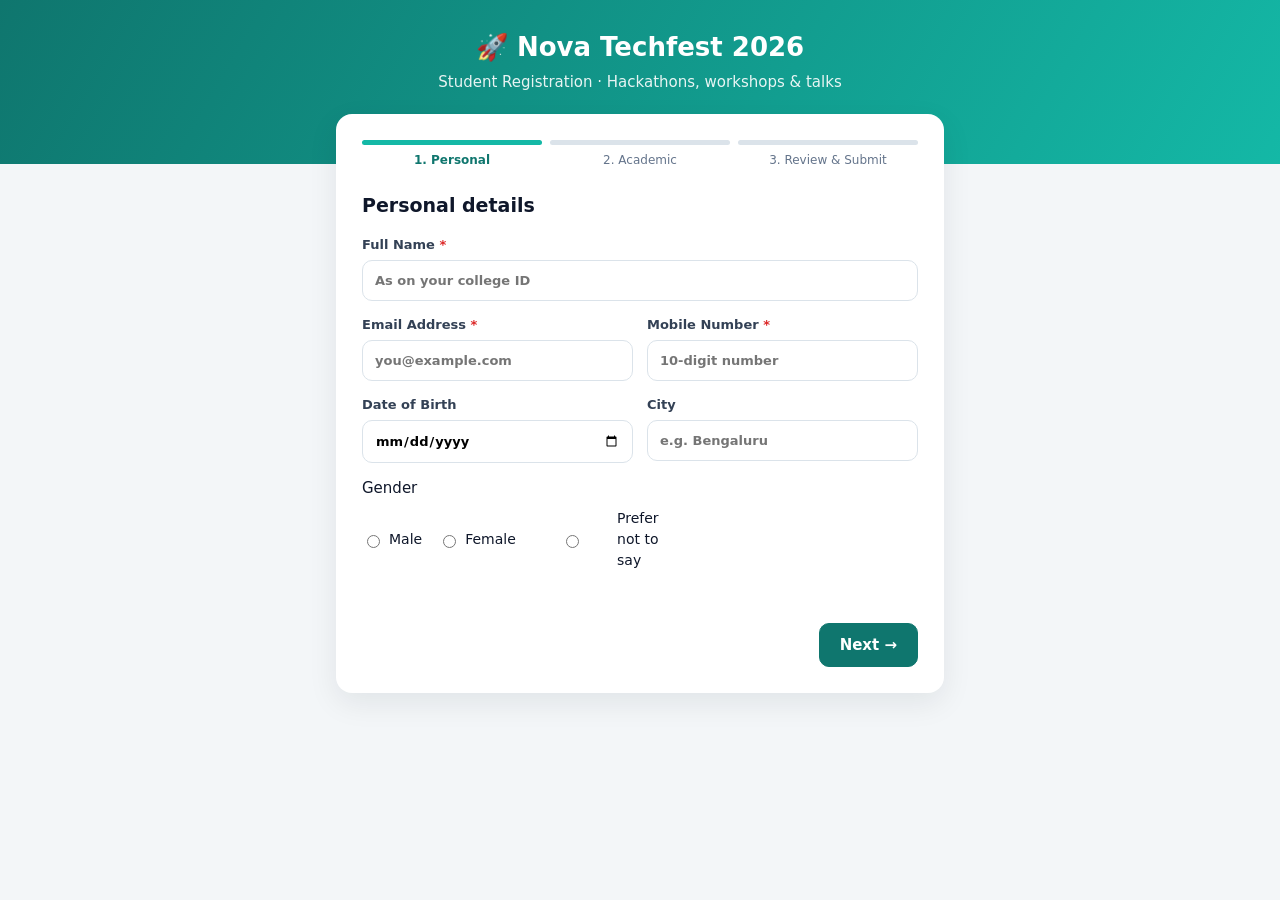
<file: demo/index.html>
<!doctype html>
<html lang="en">
<head>
  <meta charset="utf-8" />
  <meta name="viewport" content="width=device-width, initial-scale=1" />
  <title>Nova Techfest 2026 — Student Registration</title>
  <style>
    :root { --a: #0f766e; --a2: #14b8a6; --bg: #f3f6f8; --t: #0f172a; --m: #64748b; --b: #dbe3ea; }
    * { box-sizing: border-box; }
    body { margin: 0; font: 15px/1.5 system-ui, "Segoe UI", sans-serif; background: var(--bg); color: var(--t); }
    header { background: linear-gradient(120deg, var(--a), var(--a2)); color: #fff; padding: 28px 16px 70px; text-align: center; }
    header h1 { margin: 0; font-size: 26px; }
    header p { margin: 4px 0 0; opacity: .9; }
    main { max-width: 640px; margin: -50px auto 40px; padding: 0 16px; }
    .card { background: #fff; border-radius: 16px; box-shadow: 0 10px 30px rgba(15, 23, 42, .08); padding: 26px; }
    .progress { display: flex; gap: 8px; margin-bottom: 22px; }
    .progress div { flex: 1; text-align: center; font-size: 12px; color: var(--m); }
    .progress div::before { content: ""; display: block; height: 5px; border-radius: 3px; background: var(--b); margin-bottom: 6px; }
    .progress div.on { color: var(--a); font-weight: 600; }
    .progress div.on::before { background: var(--a2); }
    h2 { margin: 0 0 16px; font-size: 19px; }
    .grid { display: grid; grid-template-columns: 1fr 1fr; gap: 14px; }
    .full { grid-column: 1 / -1; }
    label.f { display: block; font-size: 13px; font-weight: 600; color: #334155; }
    label.f input, label.f select, label.f textarea, .f input, .f select, .f textarea {
      display: block; width: 100%; margin-top: 5px; padding: 10px 12px; font: inherit; border: 1px solid var(--b); border-radius: 10px; background: #fff;
    }
    input:focus, select:focus, textarea:focus { outline: none; border-color: var(--a2); box-shadow: 0 0 0 3px #ccfbf1; }
    .req { color: #dc2626; }
    .radios { display: flex; gap: 16px; margin-top: 8px; font-weight: 400; }
    .radios label { display: flex; gap: 6px; align-items: center; font-size: 14px; }
    .check { display: flex; gap: 10px; align-items: flex-start; margin-top: 12px; font-size: 14px; }
    .check input { margin-top: 4px; }
    .actions { display: flex; justify-content: space-between; margin-top: 24px; }
    button { font: inherit; font-weight: 600; border-radius: 10px; padding: 10px 20px; cursor: pointer; border: 1px solid var(--b); background: #fff; }
    button.primary { background: var(--a); color: #fff; border-color: var(--a); }
    button.primary:hover { background: #115e59; }
    .err { color: #dc2626; font-size: 13px; margin-top: 10px; min-height: 18px; }
    .step { display: none; }
    .step.on { display: block; }
    table { width: 100%; border-collapse: collapse; font-size: 14px; }
    td { padding: 6px 4px; border-bottom: 1px solid #eef2f6; }
    td:first-child { color: var(--m); width: 40%; }
    .success { text-align: center; padding: 30px 10px; }
    .success .big { font-size: 54px; }
    @media (max-width: 560px) { .grid { grid-template-columns: 1fr; } }
  </style>
</head>
<body>
  <header>
    <h1>🚀 Nova Techfest 2026</h1>
    <p>Student Registration · Hackathons, workshops &amp; talks</p>
  </header>

  <main>
    <div class="card">
      <div class="progress" id="progress">
        <div class="on">1. Personal</div><div>2. Academic</div><div>3. Review &amp; Submit</div>
      </div>

      <form id="reg" novalidate>
        <!-- STEP 1 -->
        <section class="step on" data-step="1">
          <h2>Personal details</h2>
          <div class="grid">
            <label class="f full">Full Name <span class="req">*</span>
              <input name="full_name" required placeholder="As on your college ID" />
            </label>
            <label class="f">Email Address <span class="req">*</span>
              <input name="email" type="email" required placeholder="you@example.com" />
            </label>
            <label class="f">Mobile Number <span class="req">*</span>
              <input name="mobile" type="tel" required placeholder="10-digit number" />
            </label>
            <label class="f">Date of Birth
              <input name="dob" type="date" />
            </label>
            <label class="f">City
              <input name="city" placeholder="e.g. Bengaluru" />
            </label>
            <div class="f full">
              <span>Gender</span>
              <div class="radios">
                <label><input type="radio" name="gender" value="male" /> Male</label>
                <label><input type="radio" name="gender" value="female" /> Female</label>
                <label><input type="radio" name="gender" value="other" /> Prefer not to say</label>
              </div>
            </div>
          </div>
          <div class="err"></div>
          <div class="actions"><span></span><button type="button" class="primary" data-next>Next →</button></div>
        </section>

        <!-- STEP 2 -->
        <section class="step" data-step="2">
          <h2>Academic details</h2>
          <div class="grid">
            <label class="f full">College / University <span class="req">*</span>
              <input name="college" required />
            </label>
            <label class="f">Degree <span class="req">*</span>
              <select name="degree" required>
                <option value="">Select degree</option>
                <option>B.Tech</option><option>B.E.</option><option>BCA</option><option>B.Sc</option><option>M.Tech</option><option>MCA</option>
              </select>
            </label>
            <label class="f">Branch <span class="req">*</span>
              <select name="branch" required>
                <option value="">Select branch</option>
                <option>Computer Science and Engineering</option>
                <option>Information Science and Engineering</option>
                <option>Electronics and Communication Engineering</option>
                <option>Artificial Intelligence and Machine Learning</option>
                <option>Mechanical Engineering</option>
                <option>Civil Engineering</option>
              </select>
            </label>
            <label class="f">Year of Study <span class="req">*</span>
              <select name="year" required>
                <option value="">Select year</option>
                <option>1st Year</option><option>2nd Year</option><option>3rd Year</option><option>4th Year</option>
              </select>
            </label>
            <label class="f">CGPA
              <input name="cgpa" placeholder="e.g. 8.7" />
            </label>
            <label class="f full">Skills
              <textarea name="skills" rows="2" placeholder="e.g. React, Python, UI design"></textarea>
            </label>
            <label class="f">GitHub Profile
              <input name="github" placeholder="https://github.com/…" />
            </label>
            <label class="f">LinkedIn Profile
              <input name="linkedin" placeholder="https://linkedin.com/in/…" />
            </label>
          </div>
          <div class="err"></div>
          <div class="actions"><button type="button" data-back>← Back</button><button type="button" class="primary" data-next>Next →</button></div>
        </section>

        <!-- STEP 3 -->
        <section class="step" data-step="3">
          <h2>Review &amp; submit</h2>
          <table id="summary"></table>
          <label class="f full" style="margin-top:16px">Which events interest you?
            <select name="track">
              <option value="">Choose a track</option>
              <option>24-hour Hackathon</option><option>Web Development Workshop</option><option>AI/ML Bootcamp</option><option>Robotics Challenge</option>
            </select>
          </label>
          <label class="check"><input type="checkbox" name="newsletter" /> Send me updates about future events</label>
          <label class="check"><input type="checkbox" name="terms" required /> I agree to the Terms &amp; Conditions and the Code of Conduct <span class="req">*</span></label>
          <div class="err"></div>
          <div class="actions"><button type="button" data-back>← Back</button><button type="submit" class="primary">Submit Registration</button></div>
        </section>
      </form>

      <div class="success" id="success" hidden>
        <div class="big">🎉</div>
        <h2>Registration successful!</h2>
        <p>Your registration ID is <b id="regId"></b>. A confirmation has been "sent" to <b id="regEmail"></b>.</p>
        <p style="color:var(--m);font-size:13px">(This is a demo page — nothing was sent anywhere.)</p>
      </div>
    </div>
  </main>

  <script>
    const form = document.getElementById('reg');
    const steps = [...document.querySelectorAll('.step')];
    let cur = 0;
    const labels = { full_name: 'Name', email: 'Email', mobile: 'Mobile', dob: 'Date of birth', city: 'City', gender: 'Gender', college: 'College', degree: 'Degree', branch: 'Branch', year: 'Year', cgpa: 'CGPA', skills: 'Skills', github: 'GitHub', linkedin: 'LinkedIn' };

    function show(i) {
      steps.forEach((s, k) => s.classList.toggle('on', k === i));
      [...document.querySelectorAll('#progress div')].forEach((d, k) => d.classList.toggle('on', k <= i));
      cur = i;
      if (i === 2) {
        const fd = new FormData(form);
        document.getElementById('summary').innerHTML = Object.entries(labels)
          .map(([k, l]) => `<tr><td>${l}</td><td>${(fd.get(k) || '—').toString().replace(/</g, '&lt;')}</td></tr>`).join('');
      }
      window.scrollTo({ top: 0, behavior: 'smooth' });
    }
    function valid(step) {
      const bad = [...step.querySelectorAll('[required]')].filter((el) => el.type === 'checkbox' ? !el.checked : !el.value.trim());
      step.querySelector('.err').textContent = bad.length ? 'Please fill all required fields (*).' : '';
      return !bad.length;
    }
    document.querySelectorAll('[data-next]').forEach((b) => b.addEventListener('click', () => { if (valid(steps[cur])) show(cur + 1); }));
    document.querySelectorAll('[data-back]').forEach((b) => b.addEventListener('click', () => show(cur - 1)));
    form.addEventListener('submit', (e) => {
      e.preventDefault();
      if (!valid(steps[cur])) return;
      form.hidden = true;
      document.getElementById('progress').hidden = true;
      document.getElementById('regId').textContent = 'NTF26-' + Math.floor(10000 + Math.random() * 90000);
      document.getElementById('regEmail').textContent = form.email.value;
      document.getElementById('success').hidden = false;
    });
  </script>
</body>
</html>
</file>
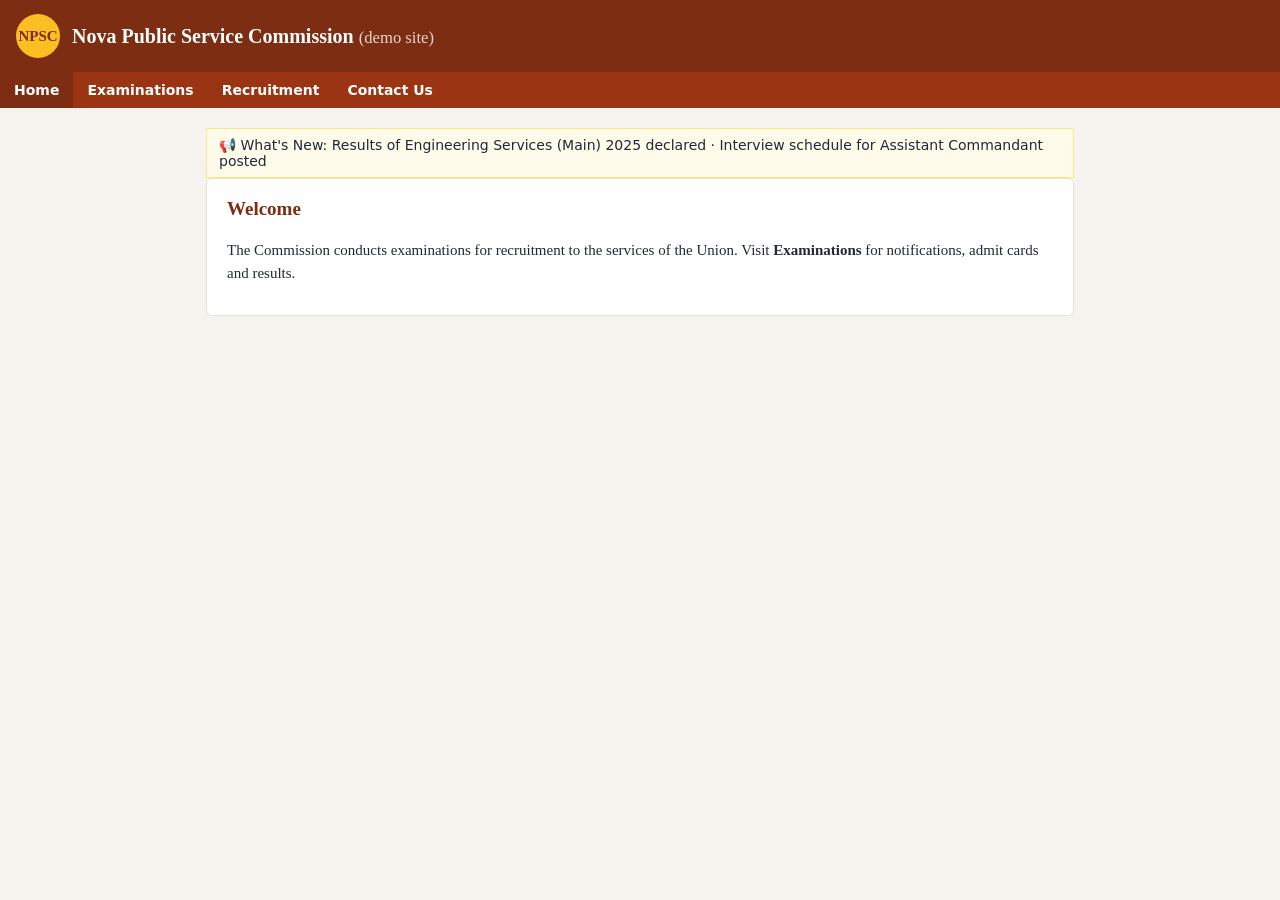
<file: demo/commission.html>
<!doctype html>
<html lang="en">
<head>
  <meta charset="utf-8" />
  <meta name="viewport" content="width=device-width, initial-scale=1" />
  <title>Nova Public Service Commission</title>
  <style>
    * { box-sizing: border-box; }
    body { margin: 0; font: 15px/1.5 Georgia, "Times New Roman", serif; background: #f5f3ee; color: #1f2937; }
    header { background: #7c2d12; color: #fff; padding: 14px 16px; display: flex; align-items: center; gap: 12px; }
    header .seal { width: 44px; height: 44px; border-radius: 50%; background: #fbbf24; color: #7c2d12; display: grid; place-items: center; font-weight: 700; }
    header h1 { margin: 0; font-size: 20px; }
    nav { background: #9a3412; display: flex; flex-wrap: wrap; }
    nav a { color: #fff; text-decoration: none; padding: 10px 14px; font: 600 14px system-ui, sans-serif; }
    nav a:hover, nav a.on { background: #7c2d12; }
    main { max-width: 900px; margin: 20px auto; padding: 0 16px; }
    .box { background: #fff; border: 1px solid #e7e2d6; border-radius: 6px; padding: 16px 20px; margin-bottom: 16px; }
    h2 { margin-top: 0; color: #7c2d12; font-size: 19px; }
    table { width: 100%; border-collapse: collapse; font: 14px system-ui, sans-serif; }
    th, td { text-align: left; padding: 9px 8px; border-bottom: 1px solid #eee; vertical-align: top; }
    th { background: #fdf6ec; }
    .tag { font-size: 11px; background: #fee2e2; color: #b91c1c; padding: 1px 6px; border-radius: 4px; }
    .marquee { background: #fffbeb; border: 1px solid #fde68a; padding: 8px 12px; font: 14px system-ui, sans-serif; }
    [hidden] { display: none !important; }
  </style>
</head>
<body>
  <header><div class="seal">NPSC</div><h1>Nova Public Service Commission <small style="font-weight:400;opacity:.8">(demo site)</small></h1></header>
  <nav>
    <a href="#home" data-page="home" class="on">Home</a>
    <a href="#exams" data-page="exams">Examinations</a>
    <a href="#recruitment" data-page="recruitment">Recruitment</a>
    <a href="#contact" data-page="contact">Contact Us</a>
  </nav>
  <main>
    <section data-view="home">
      <div class="marquee">📢 What's New: Results of Engineering Services (Main) 2025 declared · Interview schedule for Assistant Commandant posted</div>
      <div class="box"><h2>Welcome</h2><p>The Commission conducts examinations for recruitment to the services of the Union. Visit <b>Examinations</b> for notifications, admit cards and results.</p></div>
    </section>

    <section data-view="exams" hidden>
      <div class="box">
        <h2>Examinations</h2>
        <p style="font-family:system-ui">
          <a href="#active" data-page="active">Active Examinations</a> ·
          <a href="#forthcoming" data-page="forthcoming">Forthcoming Examinations</a> ·
          <a href="#archives" data-page="archives">Archives</a>
        </p>
      </div>
    </section>

    <section data-view="active" hidden>
      <div class="box">
        <h2>Active Examinations</h2>
        <table>
          <tr><th>Examination</th><th>Documents</th><th>Last date</th></tr>
          <tr><td>Civil Services (Preliminary) Examination, 2026</td><td><a href="#">Notification (Eng)</a></td><td>18-02-2026</td></tr>
          <tr><td>Combined Defence Services Examination (I), 2026 <span class="tag">NEW</span></td>
              <td><a href="files/cde-1-2026-notification.pdf">Notification (Eng)</a> · <a href="#">Apply Online</a></td><td>30-12-2025</td></tr>
          <tr><td>Engineering Services (Preliminary) Examination, 2026</td><td><a href="#">Notification (Eng)</a></td><td>14-10-2025</td></tr>
        </table>
      </div>
    </section>

    <section data-view="forthcoming" hidden><div class="box"><h2>Forthcoming Examinations</h2><p>No new notifications.</p></div></section>
    <section data-view="archives" hidden><div class="box"><h2>Archives</h2><p>Older notifications are available on request.</p></div></section>
    <section data-view="recruitment" hidden><div class="box"><h2>Recruitment</h2><p>No active recruitment advertisements.</p></div></section>
    <section data-view="contact" hidden><div class="box"><h2>Contact Us</h2><p>Nova Bhawan, Shahjahan Road (demo address).</p></div></section>
  </main>
  <script>
    function show(page) {
      document.querySelectorAll('[data-view]').forEach((v) => (v.hidden = v.dataset.view !== page));
      document.querySelectorAll('nav a').forEach((a) => a.classList.toggle('on', a.dataset.page === page || (page === 'active' && a.dataset.page === 'exams')));
    }
    document.addEventListener('click', (e) => {
      const a = e.target.closest('a[data-page]');
      if (a) { e.preventDefault(); show(a.dataset.page); history.replaceState(null, '', '#' + a.dataset.page); }
    });
    show((location.hash || '#home').slice(1));
  </script>
</body>
</html>
</file>
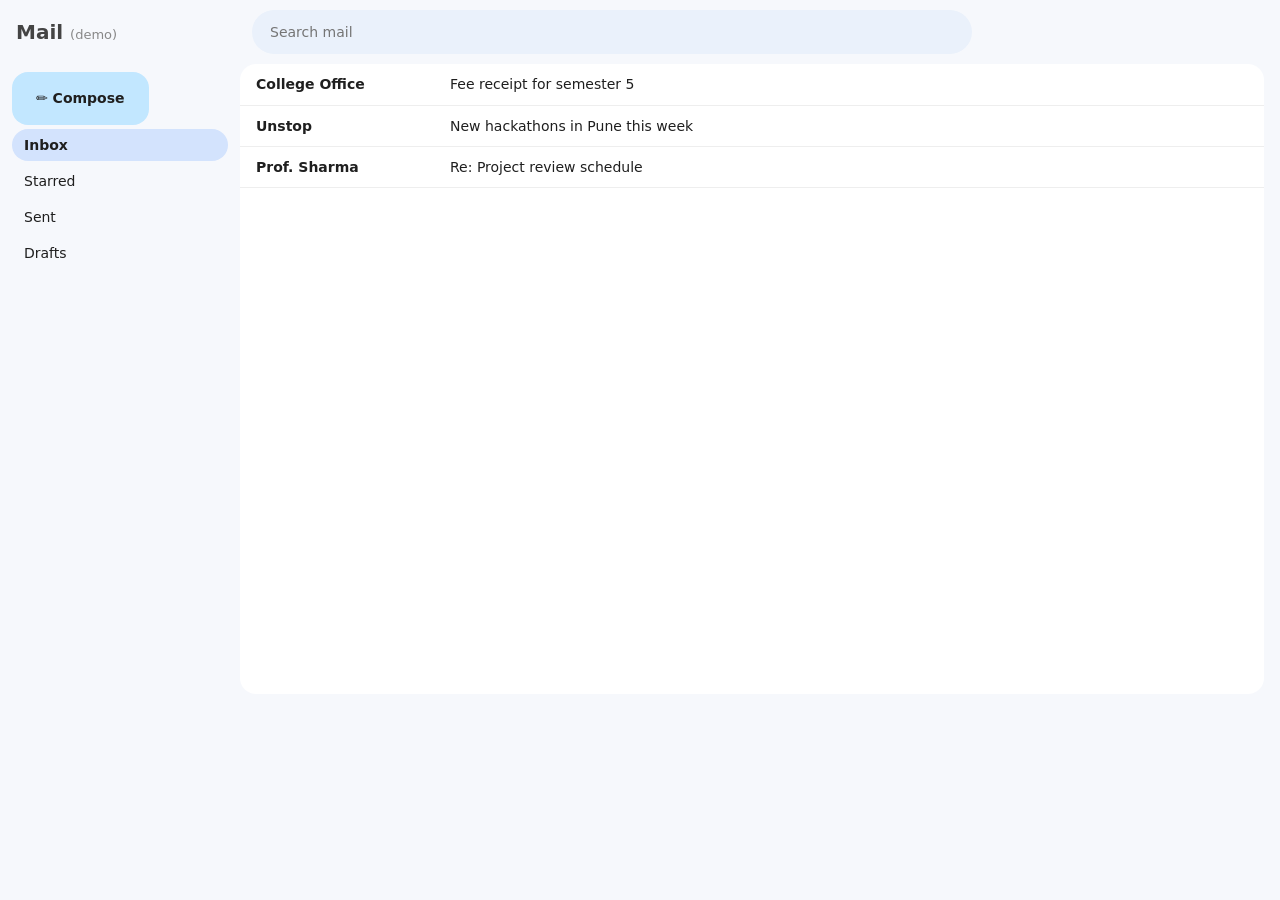
<file: demo/mail.html>
<!doctype html>
<html lang="en">
<head>
  <meta charset="utf-8" />
  <meta name="viewport" content="width=device-width, initial-scale=1" />
  <title>Inbox — Mail (demo)</title>
  <!-- Test fixture that mirrors the structure of Gmail's compose UI (roles, labels, chips, contenteditable body,
       div-buttons, "Message sent" toast) so WebPilot's email flow can be tested without a real account. -->
  <style>
    * { box-sizing: border-box; }
    body { margin: 0; font: 14px/1.45 system-ui, "Segoe UI", sans-serif; background: #f6f8fc; color: #1f1f1f; }
    header { display: flex; align-items: center; gap: 16px; padding: 10px 16px; }
    .logo { font-weight: 600; font-size: 20px; color: #444; width: 220px; }
    .search { flex: 1; max-width: 720px; }
    .search input { width: 100%; padding: 12px 18px; border-radius: 24px; border: 0; background: #eaf1fb; font: inherit; }
    .wrap { display: grid; grid-template-columns: 240px 1fr; }
    aside { padding: 8px 12px; }
    .compose-btn { display: inline-flex; align-items: center; gap: 10px; padding: 16px 24px; border-radius: 16px; background: #c2e7ff; font-weight: 600; cursor: pointer; user-select: none; }
    .nav div { padding: 6px 12px; border-radius: 16px; margin-top: 4px; cursor: pointer; }
    .nav div.on { background: #d3e3fd; font-weight: 600; }
    main { background: #fff; border-radius: 16px; margin: 0 16px 16px 0; min-height: 70vh; }
    .row { display: flex; gap: 14px; padding: 10px 16px; border-bottom: 1px solid #eee; cursor: pointer; }
    .row b { width: 180px; }
    .compose { position: fixed; right: 24px; bottom: 0; width: 520px; background: #fff; border-radius: 12px 12px 0 0; box-shadow: 0 8px 30px rgba(0,0,0,.25); display: flex; flex-direction: column; z-index: 5; }
    .compose .hd { display: flex; justify-content: space-between; align-items: center; background: #f2f6fc; padding: 10px 14px; border-radius: 12px 12px 0 0; font-weight: 600; font-size: 13px; }
    .compose .hd img, .compose .hd .Ha { width: 16px; height: 16px; cursor: pointer; display: inline-block; }
    .line { display: flex; align-items: center; gap: 6px; border-bottom: 1px solid #eee; padding: 4px 14px; min-height: 38px; flex-wrap: wrap; }
    .line .lbl { color: #666; font-size: 13px; }
    .chip { background: #e8eaed; border-radius: 12px; padding: 2px 8px; font-size: 13px; }
    .line input { border: 0; outline: 0; font: inherit; flex: 1; min-width: 120px; padding: 6px 0; }
    .body { min-height: 200px; padding: 12px 14px; outline: 0; }
    .ft { display: flex; align-items: center; gap: 10px; padding: 10px 14px; }
    .send { background: #0b57d0; color: #fff; padding: 9px 22px; border-radius: 18px; font-weight: 600; cursor: pointer; user-select: none; }
    .sugg { position: absolute; background: #fff; box-shadow: 0 4px 16px rgba(0,0,0,.2); border-radius: 8px; padding: 4px 0; z-index: 9; }
    .sugg div { padding: 8px 14px; cursor: pointer; }
    .sugg div:hover { background: #f1f3f4; }
    .toast { position: fixed; left: 24px; bottom: 24px; background: #303030; color: #fff; border-radius: 8px; padding: 12px 18px; display: none; gap: 16px; z-index: 20; }
    .toast a { color: #a8c7fa; cursor: pointer; }
    .err { color: #b3261e; font-size: 13px; padding: 0 14px; min-height: 18px; }
  </style>
</head>
<body>
  <header><div class="logo">Mail <span style="font-weight:400;font-size:13px;color:#888">(demo)</span></div>
    <div class="search"><input aria-label="Search mail" role="combobox" aria-autocomplete="list" placeholder="Search mail" /></div></header>
  <div class="wrap">
    <aside>
      <div class="compose-btn T-I T-I-KE L3" role="button" tabindex="0" id="composeBtn">✏️ Compose</div>
      <div class="nav"><div class="on">Inbox</div><div>Starred</div><div>Sent</div><div>Drafts</div></div>
    </aside>
    <main>
      <div class="row"><b>College Office</b><span>Fee receipt for semester 5</span></div>
      <div class="row"><b>Unstop</b><span>New hackathons in Pune this week</span></div>
      <div class="row"><b>Prof. Sharma</b><span>Re: Project review schedule</span></div>
    </main>
  </div>

  <div class="toast bAq-wrap" id="toast" role="alert" aria-live="assertive"><span class="bAq">Message sent</span><a>Undo</a><a>View message</a></div>

  <script>
    const CONTACTS = [{ name: 'Prof. Sharma', email: 'sharma@college.edu' }, { name: 'College Office', email: 'office@college.edu' }];
    const isEmail = (s) => /^[^\s@]+@[^\s@]+\.[^\s@]+$/.test(s.trim());
    let sent = [];
    function openCompose() {
      if (document.getElementById('compose')) return;
      const c = document.createElement('div');
      c.className = 'compose'; c.id = 'compose';
      c.setAttribute('role', 'dialog'); c.setAttribute('aria-label', 'New Message');
      c.innerHTML = `
        <div class="hd"><span>New Message</span><span><span class="Ha" role="button" aria-label="Save &amp; close" tabindex="0">✕</span></span></div>
        <div class="line" id="toLine"><span class="lbl">To</span><input class="agP aFw" role="combobox" aria-autocomplete="list" aria-haspopup="listbox" aria-label="To recipients" autocomplete="off" /></div>
        <div class="line"><input name="subjectbox" placeholder="Subject" aria-label="Subject" /></div>
        <div class="body" role="textbox" contenteditable="true" aria-label="Message Body" aria-multiline="true"></div>
        <div class="err" id="cerr"></div>
        <div class="ft"><div class="send" role="button" tabindex="0" aria-label="Send ‪(Ctrl-Enter)‬" data-tooltip="Send ‪(Ctrl-Enter)‬">Send</div></div>`;
      document.body.appendChild(c);
      const to = c.querySelector('input[aria-label="To recipients"]');
      let sugg = null;
      const chips = [];
      const addChip = (email) => {
        if (!isEmail(email)) return false;
        const s = document.createElement('span'); s.className = 'chip'; s.setAttribute('email', email); s.textContent = email;
        to.before(s); chips.push(email); to.value = ''; closeSugg(); return true;
      };
      const closeSugg = () => { if (sugg) { sugg.remove(); sugg = null; } };
      to.addEventListener('input', () => {
        closeSugg();
        const q = to.value.trim().toLowerCase();
        if (q.endsWith(',')) { addChip(q.slice(0, -1)); return; }
        const hits = q ? CONTACTS.filter((p) => p.email.includes(q) || p.name.toLowerCase().includes(q)) : [];
        if (!hits.length) return; // unknown addresses get NO suggestion (like Gmail for a new address)
        sugg = document.createElement('div'); sugg.className = 'sugg'; sugg.setAttribute('role', 'listbox');
        hits.forEach((p) => { const d = document.createElement('div'); d.setAttribute('role', 'option'); d.textContent = `${p.name} <${p.email}>`; d.onmousedown = (e) => { e.preventDefault(); addChip(p.email); }; sugg.appendChild(d); });
        const r = to.getBoundingClientRect(); Object.assign(sugg.style, { left: r.left + 'px', top: r.bottom + 'px' });
        document.body.appendChild(sugg);
      });
      to.addEventListener('keydown', (e) => { if (e.key === 'Enter' || e.key === 'Tab' || e.key === ',') { if (addChip(to.value)) { if (e.key !== 'Tab') e.preventDefault(); } } });
      to.addEventListener('blur', () => setTimeout(() => { if (to.value) addChip(to.value); closeSugg(); }, 120));
      c.querySelector('.Ha').onclick = () => c.remove();
      c.querySelector('.send').onclick = () => {
        if (to.value) addChip(to.value);
        if (!chips.length) { c.querySelector('#cerr').textContent = 'Please specify at least one recipient.'; return; }
        sent.push({ to: [...chips], subject: c.querySelector('[name=subjectbox]').value, body: c.querySelector('[aria-label="Message Body"]').innerText });
        window.__sent = sent;
        c.remove();
        const t = document.getElementById('toast'); t.style.display = 'flex';
      };
    }
    document.getElementById('composeBtn').onclick = openCompose;
  </script>
</body>
</html>
</file>
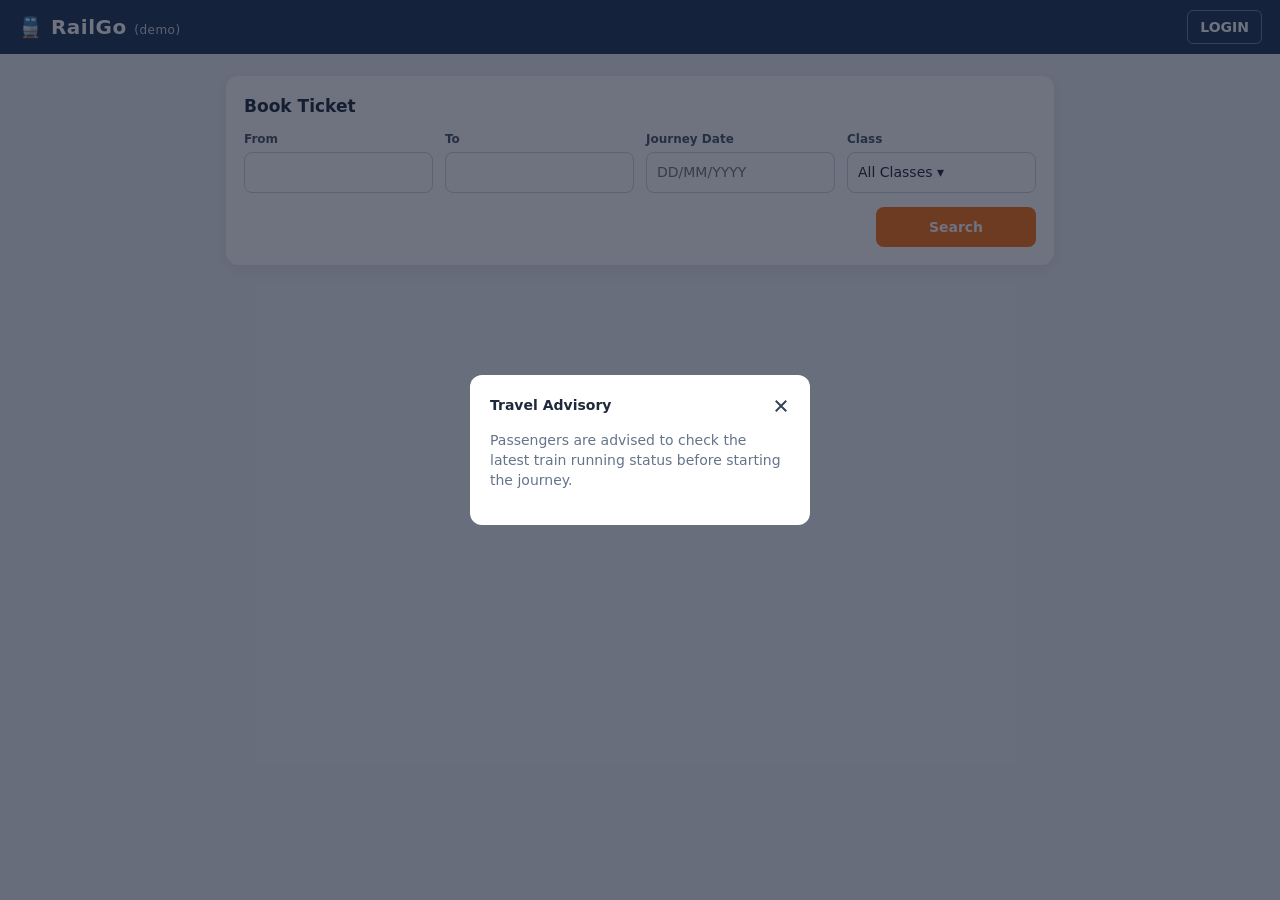
<file: demo/rail.html>
<!doctype html>
<html lang="en">
<head>
  <meta charset="utf-8" />
  <meta name="viewport" content="width=device-width, initial-scale=1" />
  <title>RailGo — Book Train Tickets (demo)</title>
  <style>
    * { box-sizing: border-box; }
    body { margin: 0; font: 14px/1.45 system-ui, "Segoe UI", sans-serif; background: #eef2f7; color: #1e293b; }
    .top { background: #1d3557; color: #fff; display: flex; align-items: center; justify-content: space-between; padding: 10px 18px; }
    .brand { font-weight: 800; font-size: 20px; letter-spacing: .5px; }
    .navlink { cursor: pointer; font-weight: 700; padding: 6px 12px; border: 1px solid #fff6; border-radius: 6px; }
    main { max-width: 860px; margin: 22px auto; padding: 0 16px; }
    .panel { background: #fff; border-radius: 12px; padding: 18px; box-shadow: 0 4px 18px #0f172a14; margin-bottom: 16px; }
    .grid { display: grid; grid-template-columns: repeat(4, 1fr); gap: 12px; align-items: end; }
    .fld { position: relative; }
    .cap { font-size: 12px; font-weight: 700; color: #475569; margin-bottom: 4px; }
    .inp { width: 100%; padding: 9px 10px; border: 1px solid #cbd5e1; border-radius: 8px; font: inherit; background: #fff; }
    .dd { position: absolute; z-index: 5; left: 0; right: 0; top: 100%; background: #fff; border: 1px solid #cbd5e1; border-radius: 8px; margin-top: 2px; max-height: 180px; overflow: auto; }
    .opt { padding: 7px 10px; cursor: pointer; }
    .opt:hover { background: #e0f2fe; }
    .btn { cursor: pointer; background: #f97316; color: #fff; font-weight: 800; text-align: center; padding: 10px 14px; border-radius: 8px; user-select: none; }
    .muted { color: #64748b; }
    .cal { display: grid; grid-template-columns: repeat(7, 1fr); gap: 3px; padding: 6px; }
    .cal div { cursor: pointer; text-align: center; padding: 5px 0; border-radius: 4px; }
    .cal div:hover { background: #fed7aa; }
    .train { display: flex; justify-content: space-between; align-items: center; border: 1px solid #e2e8f0; border-radius: 10px; padding: 12px 14px; margin-bottom: 10px; }
    .modal { position: fixed; inset: 0; background: #0f172a99; display: grid; place-items: center; z-index: 50; }
    .modal .box { background: #fff; width: 340px; border-radius: 12px; padding: 20px; }
    .captcha { font: 700 22px/1 monospace; letter-spacing: 6px; background: repeating-linear-gradient(45deg, #fde68a, #fde68a 6px, #fcd34d 6px, #fcd34d 12px); padding: 8px 12px; border-radius: 6px; display: inline-block; text-decoration: line-through; }
    .err { color: #dc2626; font-size: 13px; min-height: 18px; }
    [hidden] { display: none !important; }
    @media (max-width: 700px) { .grid { grid-template-columns: 1fr 1fr; } }
  </style>
</head>
<body>
  <div class="top"><div class="brand">🚆 RailGo <span style="font-weight:400;font-size:12px;opacity:.8">(demo)</span></div><div class="navlink" id="loginLink">LOGIN</div></div>

  <main>
    <!-- 1. search -->
    <section class="panel" id="search">
      <div style="font-weight:800;font-size:17px;margin-bottom:12px">Book Ticket</div>
      <div class="grid">
        <div class="fld"><div class="cap">From</div><input class="inp" id="from" autocomplete="off" /></div>
        <div class="fld"><div class="cap">To</div><input class="inp" id="to" autocomplete="off" /></div>
        <div class="fld"><div class="cap">Journey Date</div><input class="inp" id="date" readonly placeholder="DD/MM/YYYY" /><div class="dd" id="cal" hidden></div></div>
        <div class="fld"><div class="cap">Class</div><div class="inp" id="cls" style="cursor:pointer">All Classes ▾</div><div class="dd" id="clsDd" hidden></div></div>
      </div>
      <div style="margin-top:14px;display:flex;justify-content:space-between;align-items:center"><span class="err" id="searchErr"></span><div class="btn" id="searchBtn" style="width:160px">Search</div></div>
    </section>

    <!-- 2. results -->
    <section class="panel" id="results" hidden></section>

    <!-- 3. passengers -->
    <section class="panel" id="pax" hidden>
      <div style="font-weight:800;font-size:17px;margin-bottom:12px">Passenger Details</div>
      <div class="grid" style="grid-template-columns: 2fr 1fr 1fr">
        <div><div class="cap">Passenger Name</div><input class="inp" id="pname" /></div>
        <div><div class="cap">Age</div><input class="inp" id="page" inputmode="numeric" /></div>
        <div><div class="cap">Gender</div><select class="inp" id="pgender"><option value="">Select</option><option>Male</option><option>Female</option><option>Transgender</option></select></div>
      </div>
      <div style="margin-top:14px;display:flex;justify-content:space-between;align-items:center"><span class="err" id="paxErr"></span><div class="btn" id="paxBtn" style="width:160px">Continue</div></div>
    </section>

    <!-- 4. review -->
    <section class="panel" id="review" hidden></section>
  </main>

  <!-- login modal -->
  <div class="modal" id="login" hidden>
    <div class="box">
      <div style="display:flex;justify-content:space-between"><b style="font-size:17px">Login</b><span id="closeLogin" style="cursor:pointer;font-size:18px">✕</span></div>
      <div style="margin-top:12px"><div class="cap">User Name</div><input class="inp" id="user" /></div>
      <div style="margin-top:10px"><div class="cap">Password</div><input class="inp" id="pass" type="password" /></div>
      <div style="margin-top:10px"><div class="captcha" id="captchaImg">K7Q2X</div></div>
      <div style="margin-top:8px"><input class="inp" id="captcha" placeholder="Enter Captcha" /></div>
      <div class="err" id="loginErr"></div>
      <div class="btn" id="signIn">SIGN IN</div>
    </div>
  </div>

  <script>
    const $ = (id) => document.getElementById(id);
    const STATIONS = ['NEW DELHI - NDLS', 'MUMBAI CENTRAL - MMCT', 'CHENNAI CENTRAL - MAS', 'HOWRAH JN - HWH', 'PUNE JN - PUNE', 'BENGALURU - SBC', 'HYDERABAD - HYB', 'AGRA CANTT - AGC'];
    let loggedIn = false, chosenTrain = null, cls = '';

    // login
    $('loginLink').onclick = () => { if (!loggedIn) $('login').hidden = false; };
    $('closeLogin').onclick = () => ($('login').hidden = true);
    $('signIn').onclick = () => {
      if (!$('user').value.trim() || !$('pass').value) return ($('loginErr').textContent = 'Please enter user name and password.');
      if ($('captcha').value.trim().toUpperCase() !== 'K7Q2X') return ($('loginErr').textContent = 'Invalid Captcha.');
      loggedIn = true; $('login').hidden = true; $('loginLink').textContent = 'Welcome, ' + $('user').value.trim();
    };

    // station autocomplete, IRCTC/PrimeNG style: the list is attached to <body>, positioned under the field,
    // and it CLOSES when the page scrolls (so clicking it must not scroll the page).
    function auto(inp) {
      inp.setAttribute('aria-autocomplete', 'list');
      inp.parentElement.classList.add('p-autocomplete');
      const ul = document.createElement('ul');
      ul.setAttribute('role', 'listbox');
      Object.assign(ul.style, { position: 'fixed', zIndex: 20, listStyle: 'none', margin: 0, padding: '4px 0', background: '#fff', border: '1px solid #cbd5e1', borderRadius: '8px', boxShadow: '0 6px 20px #0002', display: 'none', maxHeight: '200px', overflow: 'auto' });
      document.body.appendChild(ul);
      const close = () => (ul.style.display = 'none');
      inp.addEventListener('input', () => {
        const q = inp.value.trim().toUpperCase();
        const hits = q ? STATIONS.filter((s) => s.includes(q)) : [];
        ul.innerHTML = hits.map((s) => `<li role="option" class="opt">${s}</li>`).join('');
        const r = inp.getBoundingClientRect();
        Object.assign(ul.style, { left: r.left + 'px', top: r.bottom + 2 + 'px', width: r.width + 'px', display: hits.length ? 'block' : 'none' });
      });
      ul.addEventListener('mousedown', (e) => e.preventDefault()); // keep focus in the input, like PrimeNG
      ul.addEventListener('click', (e) => { const o = e.target.closest('[role=option]'); if (o) { inp.value = o.textContent; close(); } });
      window.addEventListener('scroll', close, true);
    }
    auto($('from')); auto($('to'));

    // a travel advisory popup on load whose only close control is an icon (no text)
    setTimeout(() => {
      const m = document.createElement('div');
      m.className = 'modal'; m.id = 'advisory';
      m.innerHTML = `<div class="box"><div style="display:flex;justify-content:space-between;align-items:center"><b>Travel Advisory</b>
        <span class="close-icon" style="cursor:pointer;display:inline-flex"><svg width="18" height="18" viewBox="0 0 24 24"><path d="M5 5l14 14M19 5L5 19" stroke="#334155" stroke-width="2.5"/></svg></span></div>
        <p class="muted">Passengers are advised to check the latest train running status before starting the journey.</p></div>`;
      document.body.appendChild(m);
      m.querySelector('.close-icon').onclick = () => m.remove();
    }, 300);

    // calendar (read-only input)
    $('date').onclick = () => {
      const cal = $('cal'); const base = new Date(); base.setDate(1); base.setMonth(base.getMonth() + 1);
      const mm = String(base.getMonth() + 1).padStart(2, '0'), yy = base.getFullYear();
      cal.innerHTML = `<div style="padding:6px 8px;font-weight:700">${base.toLocaleString('en', { month: 'long' })} ${yy}</div><div class="cal">${Array.from({ length: 28 }, (_, i) => `<div data-d="${String(i + 1).padStart(2, '0')}/${mm}/${yy}">${i + 1}</div>`).join('')}</div>`;
      cal.hidden = false;
    };
    $('cal').addEventListener('click', (e) => { const d = e.target.closest('[data-d]'); if (d) { $('date').value = d.dataset.d; $('cal').hidden = true; } });

    // class dropdown (not a <select>)
    $('cls').onclick = () => { $('clsDd').innerHTML = ['Sleeper (SL)', 'AC 3 Tier (3A)', 'AC 2 Tier (2A)', 'AC First Class (1A)'].map((c) => `<div class="opt">${c}</div>`).join(''); $('clsDd').hidden = false; };
    $('clsDd').addEventListener('click', (e) => { const o = e.target.closest('.opt'); if (o) { cls = o.textContent; $('cls').textContent = cls + ' ▾'; $('clsDd').hidden = true; } });

    // search → results
    $('searchBtn').onclick = () => {
      if (!loggedIn) { $('login').hidden = false; return; }
      if (!$('from').value || !$('to').value || !$('date').value) return ($('searchErr').textContent = 'Please choose From, To and Journey Date.');
      $('searchErr').textContent = '';
      const trains = [['12951', 'MUMBAI RAJDHANI', '16:55', '08:35', '₹2,395'], ['12953', 'AUG KRANTI RAJ', '17:40', '10:50', '₹2,180'], ['22209', 'MMCT DURONTO', '23:00', '15:55', '₹2,045']];
      $('results').hidden = false;
      $('results').innerHTML = `<div style="font-weight:800;font-size:17px;margin-bottom:10px">${trains.length} trains · ${$('from').value} → ${$('to').value} · ${$('date').value} · ${cls || 'All Classes'}</div>` +
        trains.map((t) => `<div class="train"><div><b>${t[1]} (${t[0]})</b><div class="muted">${t[2]} → ${t[3]} · ${cls || 'AC 3 Tier (3A)'} · AVAILABLE</div></div><div><span style="margin-right:12px;font-weight:700">${t[4]}</span><span class="btn book" data-t="${t[1]} (${t[0]}) ${t[4]}" style="display:inline-block">Book Now</span></div></div>`).join('');
    };
    $('results').addEventListener('click', (e) => { const b = e.target.closest('.book'); if (b) { chosenTrain = b.dataset.t; $('pax').hidden = false; $('pax').scrollIntoView({ behavior: 'smooth' }); } });

    // passengers → review
    $('paxBtn').onclick = () => {
      if (!$('pname').value.trim() || !$('page').value.trim() || !$('pgender').value) return ($('paxErr').textContent = 'Please fill passenger name, age and gender.');
      $('paxErr').textContent = '';
      $('review').hidden = false;
      $('review').innerHTML = `<div style="font-weight:800;font-size:17px;margin-bottom:8px">Review Journey</div><div>${chosenTrain}</div><div class="muted">${$('from').value} → ${$('to').value} · ${$('date').value}</div><div style="margin:8px 0">Passenger: ${$('pname').value}, ${$('page').value}, ${$('pgender').value}</div><div class="btn" id="pay" style="width:240px">Proceed to Pay</div><div id="paid" class="muted"></div>`;
      $('pay').onclick = () => ($('paid').textContent = 'Payment gateway would open here (demo — no payment taken).');
      $('review').scrollIntoView({ behavior: 'smooth' });
    };
  </script>
</body>
</html>
</file>
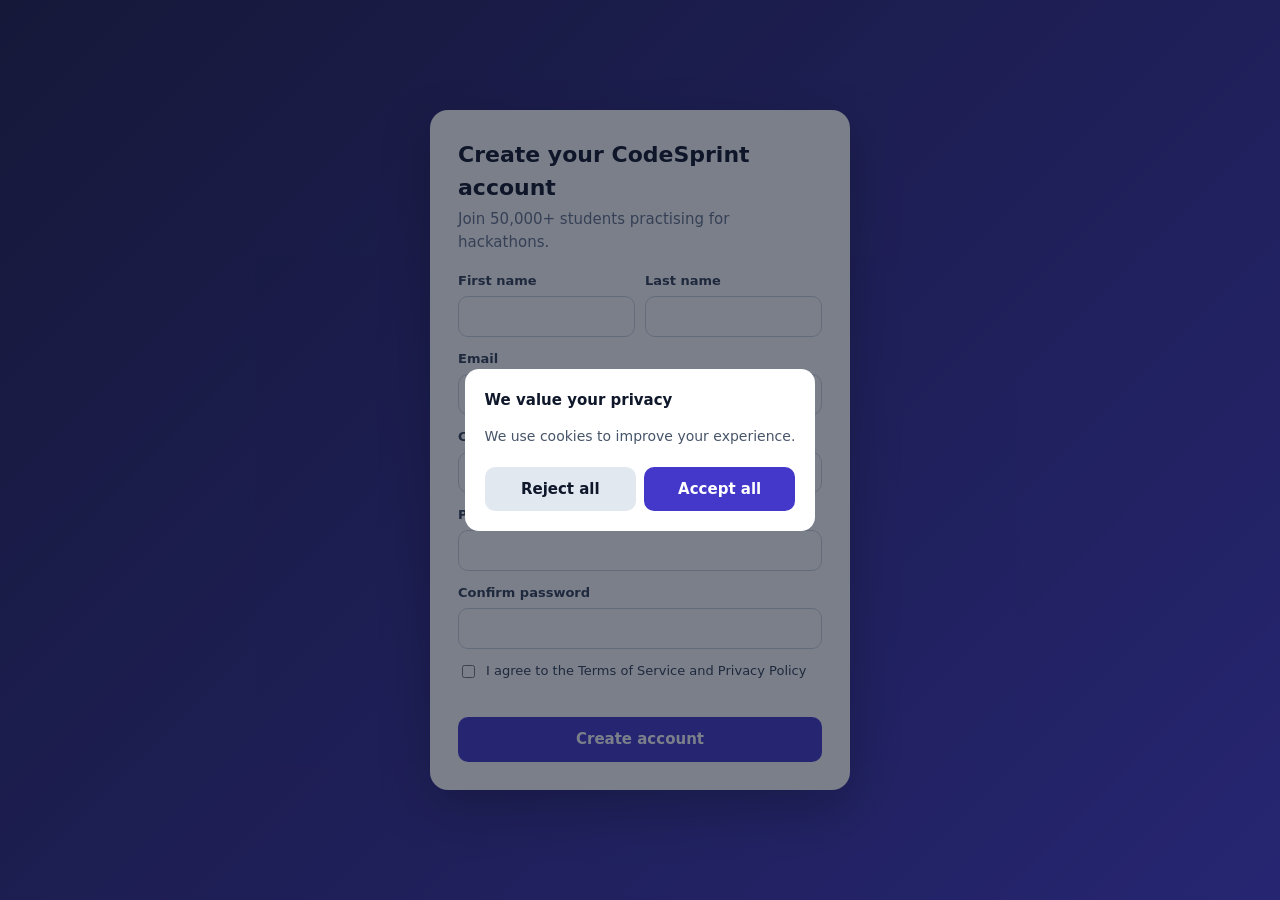
<file: demo/signup.html>
<!doctype html>
<html lang="en">
<head>
  <meta charset="utf-8" />
  <meta name="viewport" content="width=device-width, initial-scale=1" />
  <title>CodeSprint — Create your account</title>
  <style>
    * { box-sizing: border-box; }
    body { margin: 0; min-height: 100vh; display: grid; place-items: center; font: 15px/1.5 system-ui, "Segoe UI", sans-serif; background: linear-gradient(135deg, #1e1b4b, #4338ca); color: #0f172a; padding: 16px; }
    .card { width: 100%; max-width: 420px; background: #fff; border-radius: 18px; padding: 28px; box-shadow: 0 20px 50px rgba(0,0,0,.3); }
    h1 { margin: 0 0 4px; font-size: 22px; }
    p.sub { margin: 0 0 18px; color: #64748b; }
    label { display: block; font-size: 13px; font-weight: 600; margin-bottom: 12px; color: #334155; }
    input[type=text], input[type=email], input[type=password], input[type=tel] { display: block; width: 100%; margin-top: 5px; padding: 10px 12px; font: inherit; border: 1px solid #cbd5e1; border-radius: 10px; }
    .row { display: grid; grid-template-columns: 1fr 1fr; gap: 10px; }
    .check { display: flex; gap: 8px; font-weight: 400; align-items: flex-start; }
    .check input { margin-top: 4px; }
    button { width: 100%; padding: 11px; font: inherit; font-weight: 700; color: #fff; background: #4338ca; border: 0; border-radius: 10px; cursor: pointer; margin-top: 6px; }
    .err { color: #dc2626; font-size: 13px; min-height: 18px; margin: 6px 0 0; }
    .ok { text-align: center; }
    .ok .big { font-size: 52px; }
    /* cookie banner, so the agent has a popup to dismiss */
    .cookie { position: fixed; z-index: 10; inset: 0; background: rgba(15,23,42,.55); display: grid; place-items: center; }
    .cookie .box { background: #fff; border-radius: 14px; padding: 20px; max-width: 360px; }
    .cookie .btns { display: flex; gap: 8px; }
    .cookie button.alt { background: #e2e8f0; color: #0f172a; }
  </style>
</head>
<body>
  <div class="card">
    <form id="f" novalidate>
      <h1>Create your CodeSprint account</h1>
      <p class="sub">Join 50,000+ students practising for hackathons.</p>
      <div class="row">
        <label>First name <input type="text" name="first" autocomplete="given-name" required /></label>
        <label>Last name <input type="text" name="last" autocomplete="family-name" required /></label>
      </div>
      <label>Email <input type="email" name="email" autocomplete="email" required /></label>
      <label>College <input type="text" name="college" /></label>
      <label>Password <input type="password" name="password" autocomplete="new-password" required minlength="8" /></label>
      <label>Confirm password <input type="password" name="confirm" autocomplete="new-password" required /></label>
      <label class="check"><input type="checkbox" name="terms" required /> I agree to the Terms of Service and Privacy Policy</label>
      <p class="err" role="alert" id="err"></p>
      <button type="submit">Create account</button>
    </form>
    <div class="ok" id="ok" hidden>
      <div class="big">🎉</div>
      <h1>Account created!</h1>
      <p class="sub">Welcome, <b id="who"></b>. You're signed in. (Demo page — nothing was sent anywhere.)</p>
    </div>
  </div>

  <div class="cookie" id="cookie">
    <div class="box">
      <b>We value your privacy</b>
      <p style="color:#475569;font-size:14px">We use cookies to improve your experience.</p>
      <div class="btns"><button class="alt" id="reject">Reject all</button><button id="accept">Accept all</button></div>
    </div>
  </div>

  <script>
    const f = document.getElementById('f'), err = document.getElementById('err');
    const hideCookie = () => document.getElementById('cookie').remove();
    document.getElementById('reject').onclick = hideCookie;
    document.getElementById('accept').onclick = hideCookie;
    f.addEventListener('submit', (e) => {
      e.preventDefault();
      const d = Object.fromEntries(new FormData(f));
      if (!d.first || !d.last || !d.email) return (err.textContent = 'Please fill in your name and email.');
      if (!/^\S+@\S+\.\S+$/.test(d.email)) return (err.textContent = 'Please enter a valid email address.');
      if ((d.password || '').length < 8) return (err.textContent = 'Password must be at least 8 characters.');
      if (d.password !== d.confirm) return (err.textContent = 'Passwords do not match.');
      if (!f.terms.checked) return (err.textContent = 'You must accept the Terms of Service.');
      f.hidden = true;
      document.getElementById('who').textContent = d.first;
      document.getElementById('ok').hidden = false;
    });
  </script>
</body>
</html>
</file>
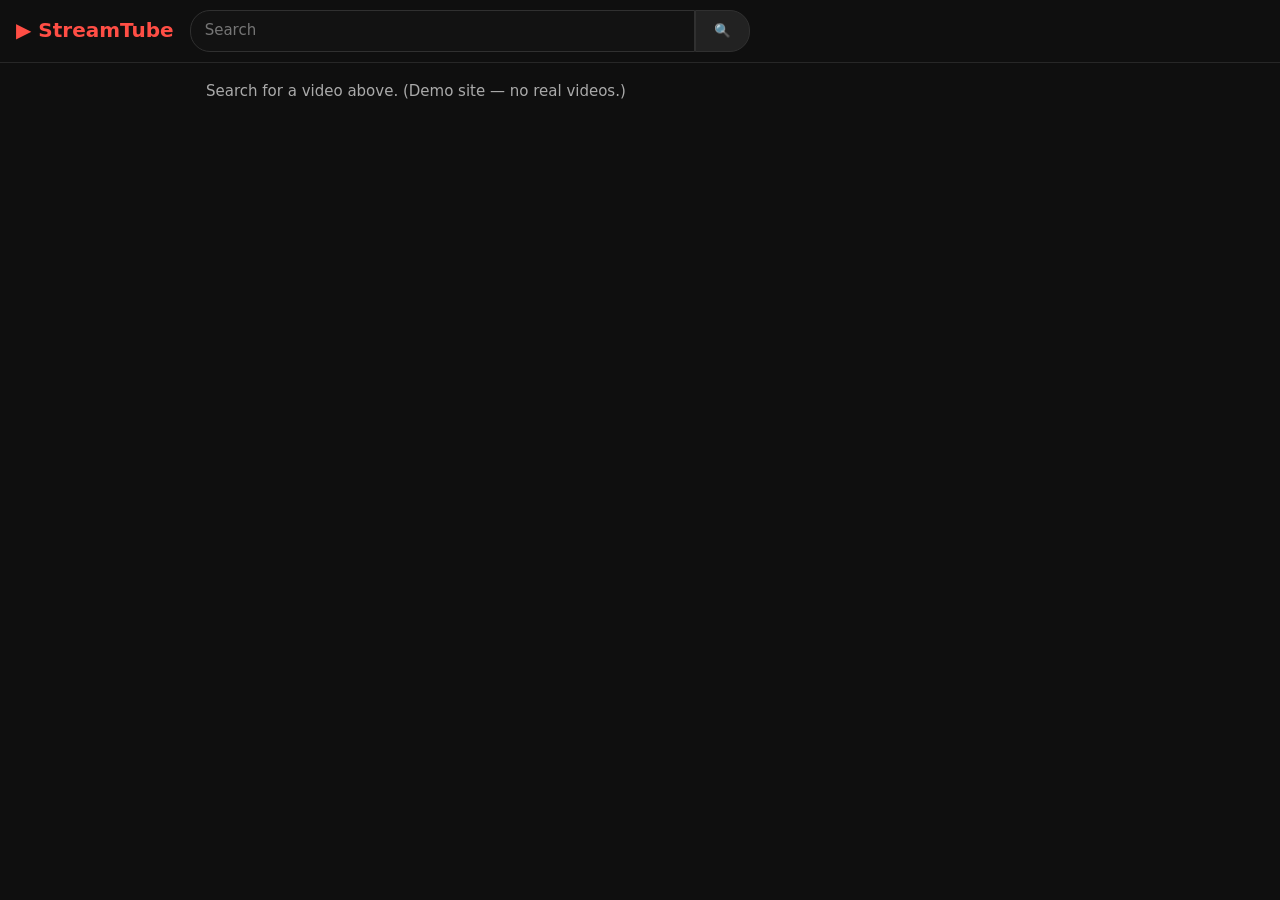
<file: demo/videos.html>
<!doctype html>
<html lang="en">
<head>
  <meta charset="utf-8" />
  <meta name="viewport" content="width=device-width, initial-scale=1" />
  <title>StreamTube (demo)</title>
  <style>
    * { box-sizing: border-box; }
    body { margin: 0; font: 15px/1.45 system-ui, "Segoe UI", sans-serif; background: #0f0f0f; color: #f1f1f1; }
    header { display: flex; align-items: center; gap: 16px; padding: 10px 16px; border-bottom: 1px solid #272727; }
    .logo { font-weight: 800; font-size: 20px; color: #ff4e45; text-decoration: none; }
    form { flex: 1; display: flex; max-width: 560px; }
    input { flex: 1; padding: 9px 14px; border-radius: 20px 0 0 20px; border: 1px solid #303030; background: #121212; color: #fff; font: inherit; }
    button { padding: 0 18px; border-radius: 0 20px 20px 0; border: 1px solid #303030; background: #222; color: #fff; cursor: pointer; }
    main { max-width: 900px; margin: 18px auto; padding: 0 16px; }
    .result { display: flex; gap: 14px; margin-bottom: 18px; }
    .thumb { width: 240px; height: 135px; border-radius: 12px; background: linear-gradient(135deg, #db2777, #7c3aed); position: relative; flex: none; }
    .thumb span { position: absolute; right: 6px; bottom: 6px; background: rgba(0,0,0,.8); font-size: 12px; padding: 1px 5px; border-radius: 4px; }
    .result a.title { color: #fff; text-decoration: none; font-size: 18px; font-weight: 600; }
    .meta { color: #aaa; font-size: 13px; }
    video { width: 100%; aspect-ratio: 16/9; background: linear-gradient(135deg, #db2777, #7c3aed); border-radius: 12px; }
    .muted { color: #aaa; }
  </style>
</head>
<body>
  <header>
    <a class="logo" href="videos.html">▶ StreamTube</a>
    <form action="videos.html" role="search">
      <input name="q" aria-label="Search videos" placeholder="Search" />
      <button aria-label="Search">🔍</button>
    </form>
  </header>
  <main id="main"></main>
  <script>
    const VIDEOS = [
      { id: 'a1', title: 'Grand Theft Auto VI — Official Trailer 1', channel: 'Rockstar Games', views: '310M views', len: '1:31' },
      { id: 'b2', title: 'GTA 6 Trailer Breakdown: Everything You Missed', channel: 'GameSpotlight', views: '4.1M views', len: '18:02' },
      { id: 'c3', title: 'Top 10 Open World Games of 2026', channel: 'PlayList', views: '900K views', len: '12:44' },
    ];
    const p = new URLSearchParams(location.search), main = document.getElementById('main');
    const q = p.get('q'), v = p.get('v');
    if (v) {
      const vid = VIDEOS.find((x) => x.id === v) || VIDEOS[0];
      main.innerHTML = `<video src="files/clip.wav" muted autoplay loop controls></video><h2>${vid.title}</h2><div class="meta">${vid.channel} · ${vid.views} (demo page)</div>`;
    } else if (q) {
      document.querySelector('input').value = q;
      const words = q.toLowerCase().split(/\s+/);
      const hits = VIDEOS.map((x) => [x, words.filter((w) => x.title.toLowerCase().includes(w)).length]).sort((a, b) => b[1] - a[1]).map((x) => x[0]);
      main.innerHTML = hits.map((x) => `<div class="result"><a href="videos.html?v=${x.id}" class="thumb"><span>${x.len}</span></a>
        <div><a class="title" href="videos.html?v=${x.id}">${x.title}</a><div class="meta">${x.channel} · ${x.views}</div></div></div>`).join('');
    } else {
      main.innerHTML = '<p class="muted">Search for a video above. (Demo site — no real videos.)</p>';
    }
  </script>
</body>
</html>
</file>
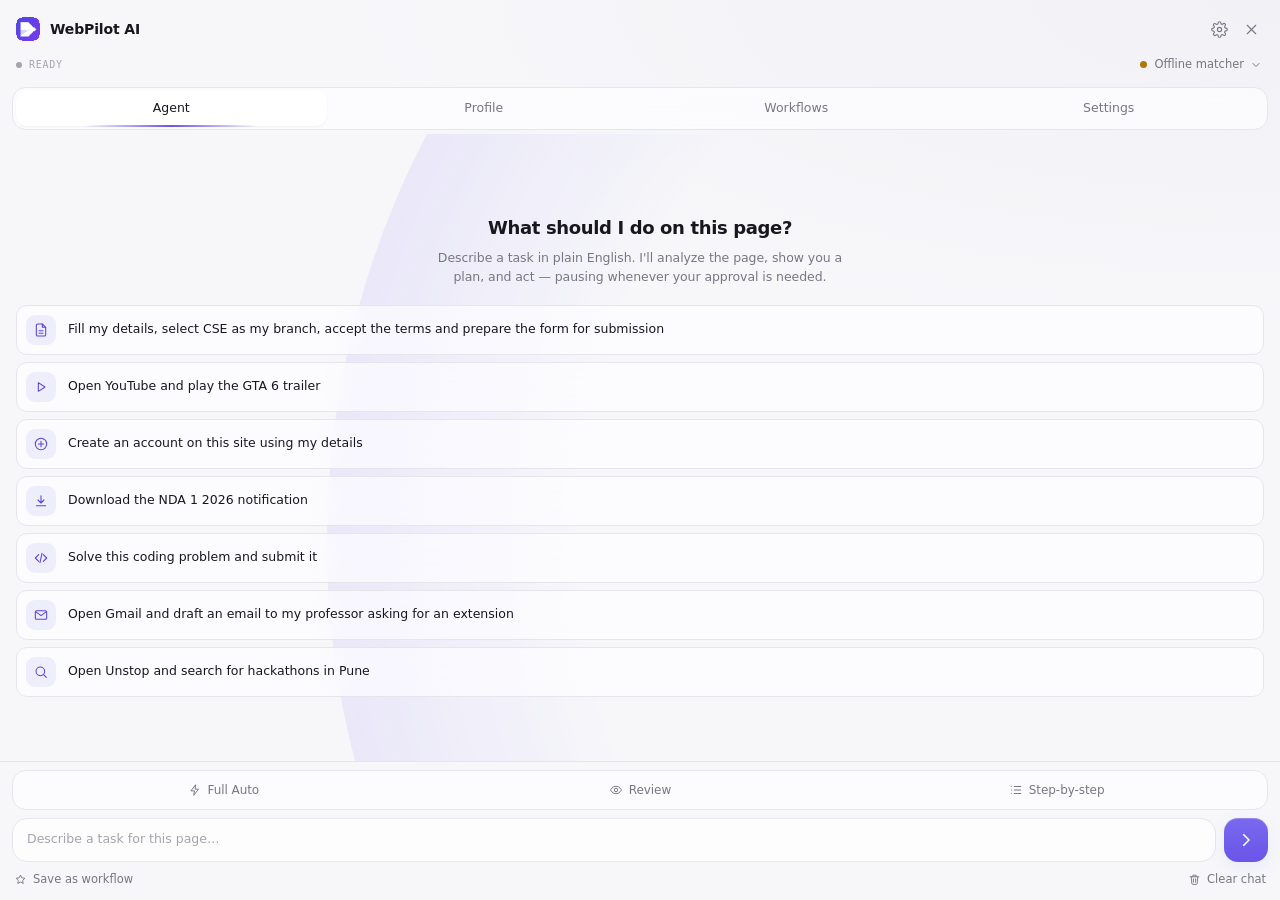
<file: extension/sidepanel/sidepanel.html>
<!doctype html>
<html lang="en" data-theme="system">
<head>
  <meta charset="utf-8" />
  <meta name="viewport" content="width=device-width, initial-scale=1" />
  <meta name="color-scheme" content="dark light" />
  <title>WebPilot AI</title>
  <script src="theme-init.js"></script>
  <link rel="stylesheet" href="sidepanel.css" />
</head>
<body>
  <!-- ================= HEADER ================= -->
  <header class="top">
    <div class="brand">
      <img src="../icons/icon32.png" alt="" width="24" height="24" />
      <span>WebPilot AI</span>
    </div>
    <div class="top-actions">
      <button id="openSettings" class="icon-btn" title="Settings" aria-label="Settings">
        <svg width="17" height="17" viewBox="0 0 24 24" fill="none" stroke="currentColor" stroke-width="1.6" stroke-linecap="round" stroke-linejoin="round"><circle cx="12" cy="12" r="3"/><path d="M19.4 15a1.7 1.7 0 0 0 .3 1.8l.1.1a2 2 0 1 1-2.8 2.8l-.1-.1a1.7 1.7 0 0 0-1.8-.3 1.7 1.7 0 0 0-1 1.5V21a2 2 0 1 1-4 0v-.1a1.7 1.7 0 0 0-1.1-1.5 1.7 1.7 0 0 0-1.8.3l-.1.1a2 2 0 1 1-2.8-2.8l.1-.1a1.7 1.7 0 0 0 .3-1.8 1.7 1.7 0 0 0-1.5-1H3a2 2 0 1 1 0-4h.1a1.7 1.7 0 0 0 1.5-1.1 1.7 1.7 0 0 0-.3-1.8l-.1-.1a2 2 0 1 1 2.8-2.8l.1.1a1.7 1.7 0 0 0 1.8.3H9a1.7 1.7 0 0 0 1-1.5V3a2 2 0 1 1 4 0v.1a1.7 1.7 0 0 0 1 1.5 1.7 1.7 0 0 0 1.8-.3l.1-.1a2 2 0 1 1 2.8 2.8l-.1.1a1.7 1.7 0 0 0-.3 1.8V9a1.7 1.7 0 0 0 1.5 1H21a2 2 0 1 1 0 4h-.1a1.7 1.7 0 0 0-1.5 1z"/></svg>
      </button>
      <button id="closePanel" class="icon-btn" title="Close" aria-label="Close">
        <svg width="17" height="17" viewBox="0 0 24 24" fill="none" stroke="currentColor" stroke-width="1.6" stroke-linecap="round"><path d="M6 6l12 12M18 6L6 18"/></svg>
      </button>
    </div>
  </header>

  <div class="statusbar">
    <div id="activity" class="activity" data-kind="idle" role="status" aria-live="polite">
      <span class="act-dot"></span><span id="activityText">Ready</span>
    </div>
    <button id="modelPill" class="pill" title="AI provider and model — change in Settings">
      <span id="status" class="status"><span class="dot"></span><span id="statusText">Offline matcher</span></span>
      <svg width="12" height="12" viewBox="0 0 24 24" fill="none" stroke="currentColor" stroke-width="2" stroke-linecap="round" stroke-linejoin="round"><path d="M6 9l6 6 6-6"/></svg>
    </button>
  </div>

  <nav class="tabs" role="tablist">
    <button class="tab active" data-tab="agent" role="tab">Agent</button>
    <button class="tab" data-tab="profile" role="tab">Profile</button>
    <button class="tab" data-tab="workflows" role="tab">Workflows</button>
    <button class="tab" data-tab="settings" role="tab">Settings</button>
  </nav>

  <!-- ================= AGENT ================= -->
  <section class="panel active" id="tab-agent">
    <div class="log" id="log">
      <div class="welcome" id="welcome">
        <div class="arc" aria-hidden="true"></div>
        <h2>What should I do on this page?</h2>
        <p>Describe a task in plain English. I'll analyze the page, show you a plan, and act — pausing whenever your approval is needed.</p>
        <div class="chips">
          <button class="chip" data-prompt="Fill my details, select CSE as my branch, accept the terms and prepare the form for submission">
            <span class="chip-ic"><svg width="16" height="16" viewBox="0 0 24 24" fill="none" stroke="currentColor" stroke-width="1.6" stroke-linecap="round" stroke-linejoin="round"><path d="M14 3H7a2 2 0 0 0-2 2v14a2 2 0 0 0 2 2h10a2 2 0 0 0 2-2V8z"/><path d="M14 3v5h5M9 13h6M9 17h6"/></svg></span>
            <span>Fill my details, select CSE as my branch, accept the terms and prepare the form for submission</span>
          </button>
          <button class="chip" data-prompt="Open YouTube and play the GTA 6 trailer">
            <span class="chip-ic"><svg width="16" height="16" viewBox="0 0 24 24" fill="none" stroke="currentColor" stroke-width="1.6" stroke-linejoin="round"><path d="M8 5.5v13l10-6.5z"/></svg></span>
            <span>Open YouTube and play the GTA 6 trailer</span>
          </button>
          <button class="chip" data-prompt="Create an account on this site using my details">
            <span class="chip-ic"><svg width="16" height="16" viewBox="0 0 24 24" fill="none" stroke="currentColor" stroke-width="1.6" stroke-linecap="round"><circle cx="12" cy="12" r="8.5"/><path d="M12 8v8M8 12h8"/></svg></span>
            <span>Create an account on this site using my details</span>
          </button>
          <button class="chip" data-prompt="Download the NDA 1 2026 notification">
            <span class="chip-ic"><svg width="16" height="16" viewBox="0 0 24 24" fill="none" stroke="currentColor" stroke-width="1.6" stroke-linecap="round" stroke-linejoin="round"><path d="M12 4v11M7.5 10.5L12 15l4.5-4.5M5 19h14"/></svg></span>
            <span>Download the NDA 1 2026 notification</span>
          </button>
          <button class="chip" data-prompt="Solve this coding problem and submit it">
            <span class="chip-ic"><svg width="16" height="16" viewBox="0 0 24 24" fill="none" stroke="currentColor" stroke-width="1.6" stroke-linecap="round" stroke-linejoin="round"><path d="M8.5 7L3.5 12l5 5M15.5 7l5 5-5 5M13.5 5l-3 14"/></svg></span>
            <span>Solve this coding problem and submit it</span>
          </button>
          <button class="chip" data-prompt="Open Gmail and draft an email to my professor asking for an extension">
            <span class="chip-ic"><svg width="16" height="16" viewBox="0 0 24 24" fill="none" stroke="currentColor" stroke-width="1.6" stroke-linecap="round" stroke-linejoin="round"><rect x="3.5" y="5.5" width="17" height="13" rx="2"/><path d="M4 7l8 6 8-6"/></svg></span>
            <span>Open Gmail and draft an email to my professor asking for an extension</span>
          </button>
          <button class="chip" data-prompt="Open Unstop and search for hackathons in Pune">
            <span class="chip-ic"><svg width="16" height="16" viewBox="0 0 24 24" fill="none" stroke="currentColor" stroke-width="1.6" stroke-linecap="round"><circle cx="11" cy="11" r="6.5"/><path d="M20 20l-4.2-4.2"/></svg></span>
            <span>Open Unstop and search for hackathons in Pune</span>
          </button>
        </div>
      </div>
    </div>

    <div class="composer">
      <div class="modes" role="radiogroup" aria-label="Autonomy mode">
        <label title="Routine actions run automatically. Payments and deletions still need your OK.">
          <input type="radio" name="mode" value="full" />
          <span><svg width="14" height="14" viewBox="0 0 24 24" fill="none" stroke="currentColor" stroke-width="1.7" stroke-linejoin="round"><path d="M13 3L5 13.5h6L10 21l8-10.5h-6z"/></svg>Full Auto</span>
        </label>
        <label title="Fills fields automatically, pauses before clicks, navigation, terms and sensitive steps.">
          <input type="radio" name="mode" value="review" />
          <span><svg width="14" height="14" viewBox="0 0 24 24" fill="none" stroke="currentColor" stroke-width="1.7"><path d="M2.5 12S6 5.5 12 5.5 21.5 12 21.5 12 18 18.5 12 18.5 2.5 12 2.5 12z"/><circle cx="12" cy="12" r="3"/></svg>Review</span>
        </label>
        <label title="Asks for approval before every action.">
          <input type="radio" name="mode" value="step" />
          <span><svg width="14" height="14" viewBox="0 0 24 24" fill="none" stroke="currentColor" stroke-width="1.7" stroke-linecap="round"><path d="M9 6h11M9 12h11M9 18h11M4.5 6h.01M4.5 12h.01M4.5 18h.01"/></svg>Step-by-step</span>
        </label>
      </div>
      <div class="inputwrap">
        <textarea id="task" rows="1" placeholder="Describe a task for this page…"></textarea>
        <button id="run" class="send" title="Run (Enter)" aria-label="Run">
          <svg width="18" height="18" viewBox="0 0 24 24" fill="none" stroke="currentColor" stroke-width="2.2" stroke-linecap="round" stroke-linejoin="round"><path d="M9 5l7 7-7 7"/></svg>
        </button>
        <button id="stop" class="send stop" title="Stop" aria-label="Stop" hidden>
          <svg width="14" height="14" viewBox="0 0 24 24" fill="currentColor"><rect x="6" y="6" width="12" height="12" rx="2"/></svg>
        </button>
      </div>
      <div class="composer-foot">
        <button id="saveWf" class="link">
          <svg width="13" height="13" viewBox="0 0 24 24" fill="none" stroke="currentColor" stroke-width="1.7" stroke-linejoin="round"><path d="M12 3.8l2.5 5.1 5.6.8-4.1 4 1 5.6-5-2.7-5 2.7 1-5.6-4.1-4 5.6-.8z"/></svg>
          Save as workflow</button>
        <button id="clearLog" class="link">
          <svg width="13" height="13" viewBox="0 0 24 24" fill="none" stroke="currentColor" stroke-width="1.7" stroke-linecap="round" stroke-linejoin="round"><path d="M4 7h16M10 11v6M14 11v6M6 7l1 12a2 2 0 0 0 2 2h6a2 2 0 0 0 2-2l1-12M9 7V4h6v3"/></svg>
          Clear chat</button>
      </div>
    </div>
  </section>

  <!-- ================= PROFILE ================= -->
  <section class="panel" id="tab-profile">
    <div class="card">
      <div class="label">Import</div>
      <h3>Import from ChatGPT or Gemini</h3>
      <ol class="steps">
        <li><button id="copyPrompt" class="small">Copy prompt</button> and paste it into ChatGPT or Gemini.</li>
        <li>Paste the assistant's reply below and preview it.</li>
      </ol>
      <textarea id="importText" rows="4" placeholder='Paste the JSON reply here, e.g. { "fullName": "Asha Rao", ... }'></textarea>
      <div class="row"><button id="previewImport" class="small">Preview import</button></div>
      <div id="importPreview"></div>
      <p class="hint">WebPilot never reads your assistant's memory directly — you control what gets imported.</p>
    </div>

    <div class="card">
      <div class="card-head">
        <div><div class="label">Vault</div><h3>Profile</h3></div>
        <span class="hint">Stored only on this device. Lock = ask before using.</span>
      </div>
      <form id="profileForm"></form>
      <label class="field">
        <span>Custom fields <em>(one per line: <code>key: value</code>)</em></span>
        <textarea id="customFields" rows="3" placeholder="hackerrank: https://hackerrank.com/asha&#10;tshirt size: M"></textarea>
      </label>
      <div class="row sticky">
        <button id="saveProfile" class="primary">Save profile</button>
        <button id="clearProfile" class="ghost">Clear</button>
        <span id="profileSaved" class="saved"></span>
      </div>
    </div>
  </section>

  <!-- ================= WORKFLOWS ================= -->
  <section class="panel" id="tab-workflows">
    <div class="card">
      <div class="label">Saved</div>
      <h3>Workflows</h3>
      <div id="wfList" class="list"></div>
    </div>
    <div class="card">
      <div class="card-head"><div><div class="label">Log</div><h3>Action history</h3></div><button id="clearHistory" class="link">Clear</button></div>
      <div id="historyList" class="list"></div>
    </div>
  </section>

  <!-- ================= SETTINGS ================= -->
  <section class="panel" id="tab-settings">
    <div class="card">
      <div class="label">Model</div>
      <h3>AI planner</h3>
      <p class="hint">Add a free API key for full natural-language understanding. Without one, WebPilot uses its built-in offline form matcher.</p>
      <label class="field"><span>AI provider</span>
        <select id="provider">
          <option value="groq">Groq — free, very fast (recommended)</option>
          <option value="openrouter">OpenRouter — free models</option>
          <option value="gemini">Google Gemini</option>
        </select>
      </label>
      <label class="field"><span id="keyLabel">API key</span>
        <input id="apiKey" type="password" placeholder="" autocomplete="off" />
      </label>
      <p class="hint key-hint">Get a free key: <a id="keyLink" href="#" target="_blank" rel="noopener"></a></p>
      <label class="field"><span>Model <em>(optional — leave blank for the default)</em></span>
        <input id="model" type="text" placeholder="" />
      </label>
      <label class="field"><span>Default autonomy mode</span>
        <select id="defaultMode">
          <option value="full">Full Auto</option>
          <option value="review">Review</option>
          <option value="step">Step-by-step</option>
        </select>
      </label>
      <label class="toggle"><input type="checkbox" id="realInput" />
        <span><b>Real clicks &amp; typing</b>Uses Chrome's debugger so websites receive genuine mouse and keyboard input. Chrome shows a “started debugging this browser” bar while a task runs.</span></label>
      <label class="toggle"><input type="checkbox" id="vision" />
        <span><b>Vision</b>Sends a screenshot of the visible page to the AI each step, so it can see buttons and layout. Screenshots contain whatever is on screen.</span></label>
      <div class="row">
        <button id="saveSettings" class="primary">Save</button>
        <button id="testKey" class="ghost">Test connection</button>
        <span id="settingsSaved" class="saved"></span>
      </div>
      <p id="testResult" class="hint"></p>
      <p class="hint">If the chosen model is overloaded, WebPilot retries and then switches to another model from the same provider. With keys for more than one provider saved, it continues with the next provider automatically.</p>
    </div>

    <div class="card">
      <div class="label">Appearance</div>
      <h3>Theme</h3>
      <label class="field"><span>Color theme</span>
        <select id="theme">
          <option value="system">System</option>
          <option value="light">Light</option>
          <option value="dark">Dark</option>
        </select>
      </label>
      <p class="hint">System follows your operating system's light or dark appearance. Saved with Settings.</p>
    </div>

    <div class="card">
      <div class="label">Safety</div>
      <h3>Privacy &amp; safety</h3>
      <ul class="bullets">
        <li>Your profile values are <b>never sent to the AI</b>. The model only sees field names and returns references like <code>profileKey: "email"</code>, which are filled in locally.</li>
        <li>The AI can only request whitelisted actions (fill, select, check, click, navigate) — it never runs code on the page.</li>
        <li>Passwords, OTPs, CAPTCHAs, card and ID numbers are never filled.</li>
        <li>Payments and deletions always require your approval — even in Full Auto. Emails are sent only when your task says so.</li>
      </ul>
    </div>
  </section>

  <script type="module" src="sidepanel.js"></script>
</body>
</html>
</file>
<file: extension/sidepanel/sidepanel.css>
/* WebPilot AI — side panel.
   One component set, two themes: every colour comes from the tokens below.
   data-theme="dark" | "light" | "system" (system follows prefers-color-scheme). */

:root {
  --sans: "Inter", "SF Pro Text", -apple-system, BlinkMacSystemFont, "Segoe UI Variable Text", "Segoe UI", system-ui, sans-serif;
  --mono: "JetBrains Mono", "SF Mono", ui-monospace, "Cascadia Mono", Consolas, monospace;
  --r-lg: 14px;
  --r-md: 11px;
  --r-sm: 8px;
  --blur: saturate(160%) blur(18px);
  --ease: cubic-bezier(.22, .8, .24, 1);
}

/* ---------- dark (default) ---------- */
:root, :root[data-theme="dark"] {
  color-scheme: dark;
  --bg: #0b0b0e;
  --bg-tint: #101015;
  --glass: rgba(255, 255, 255, .035);
  --glass-2: rgba(255, 255, 255, .055);
  --glass-3: rgba(255, 255, 255, .085);
  --line: rgba(255, 255, 255, .075);
  --line-2: rgba(255, 255, 255, .13);
  --text: #ededf2;
  --text-2: #9a9aa6;
  --text-3: #66666f;
  --accent: #7c6cf0;
  --accent-2: #9283f6;
  --accent-text: #b2a8ff;
  --accent-soft: rgba(124, 108, 240, .15);
  --accent-line: rgba(124, 108, 240, .42);
  --ok: #3dd68c;
  --warn: #f0b44a;
  --danger: #f2585d;
  --ok-soft: rgba(61, 214, 140, .1);
  --warn-soft: rgba(240, 180, 74, .1);
  --danger-soft: rgba(242, 88, 93, .1);
  --input: rgba(255, 255, 255, .035);
  --shadow: 0 1px 0 rgba(255, 255, 255, .035) inset, 0 10px 30px rgba(0, 0, 0, .35);
  --shadow-sm: 0 1px 0 rgba(255, 255, 255, .04) inset, 0 2px 8px rgba(0, 0, 0, .3);
  --arc: rgba(124, 108, 240, .2);
  --arc-line: rgba(160, 148, 255, .28);
  --select-arrow: url("data:image/svg+xml,%3Csvg xmlns='http://www.w3.org/2000/svg' width='12' height='12' viewBox='0 0 24 24' fill='none' stroke='%239a9aa6' stroke-width='2' stroke-linecap='round' stroke-linejoin='round'%3E%3Cpath d='M6 9l6 6 6-6'/%3E%3C/svg%3E");
}

/* ---------- light ---------- */
:root[data-theme="light"] {
  color-scheme: light;
  --bg: #f7f7fa;
  --bg-tint: #f1f1f6;
  --glass: rgba(255, 255, 255, .62);
  --glass-2: rgba(255, 255, 255, .82);
  --glass-3: #ffffff;
  --line: #e5e5eb;
  --line-2: #d8d8e1;
  --text: #17171d;
  --text-2: #777783;
  --text-3: #a4a4ae;
  --accent: #6955e8;
  --accent-2: #7a68ef;
  --accent-text: #5a46db;
  --accent-soft: rgba(105, 85, 232, .09);
  --accent-line: rgba(105, 85, 232, .32);
  --ok: #129a56;
  --warn: #b0760a;
  --danger: #d23b3f;
  --ok-soft: rgba(18, 154, 86, .08);
  --warn-soft: rgba(176, 118, 10, .08);
  --danger-soft: rgba(210, 59, 63, .07);
  --input: rgba(255, 255, 255, .78);
  --shadow: 0 1px 2px rgba(23, 23, 29, .04), 0 8px 24px rgba(23, 23, 29, .05);
  --shadow-sm: 0 1px 2px rgba(23, 23, 29, .05);
  --arc: rgba(105, 85, 232, .1);
  --arc-line: rgba(105, 85, 232, .16);
  --select-arrow: url("data:image/svg+xml,%3Csvg xmlns='http://www.w3.org/2000/svg' width='12' height='12' viewBox='0 0 24 24' fill='none' stroke='%23777783' stroke-width='2' stroke-linecap='round' stroke-linejoin='round'%3E%3Cpath d='M6 9l6 6 6-6'/%3E%3C/svg%3E");
}
@media (prefers-color-scheme: light) {
  :root[data-theme="system"] {
    color-scheme: light;
    --bg: #f7f7fa;
    --bg-tint: #f1f1f6;
    --glass: rgba(255, 255, 255, .62);
    --glass-2: rgba(255, 255, 255, .82);
    --glass-3: #ffffff;
    --line: #e5e5eb;
    --line-2: #d8d8e1;
    --text: #17171d;
    --text-2: #777783;
    --text-3: #a4a4ae;
    --accent: #6955e8;
    --accent-2: #7a68ef;
    --accent-text: #5a46db;
    --accent-soft: rgba(105, 85, 232, .09);
    --accent-line: rgba(105, 85, 232, .32);
    --ok: #129a56;
    --warn: #b0760a;
    --danger: #d23b3f;
    --ok-soft: rgba(18, 154, 86, .08);
    --warn-soft: rgba(176, 118, 10, .08);
    --danger-soft: rgba(210, 59, 63, .07);
    --input: rgba(255, 255, 255, .78);
    --shadow: 0 1px 2px rgba(23, 23, 29, .04), 0 8px 24px rgba(23, 23, 29, .05);
    --shadow-sm: 0 1px 2px rgba(23, 23, 29, .05);
    --arc: rgba(105, 85, 232, .1);
    --arc-line: rgba(105, 85, 232, .16);
    --select-arrow: url("data:image/svg+xml,%3Csvg xmlns='http://www.w3.org/2000/svg' width='12' height='12' viewBox='0 0 24 24' fill='none' stroke='%23777783' stroke-width='2' stroke-linecap='round' stroke-linejoin='round'%3E%3Cpath d='M6 9l6 6 6-6'/%3E%3C/svg%3E");
  }
}

/* ---------- base ---------- */
* { box-sizing: border-box; }
[hidden] { display: none !important; }
html, body { height: 100%; }
body {
  margin: 0;
  display: flex;
  flex-direction: column;
  background: radial-gradient(120% 60% at 100% 0%, var(--bg-tint) 0%, var(--bg) 60%) fixed, var(--bg);
  color: var(--text);
  font: 13px/1.5 var(--sans);
  letter-spacing: -.005em;
  -webkit-font-smoothing: antialiased;
  overflow: hidden;
}
button { font: inherit; color: inherit; cursor: pointer; }
a { color: var(--accent-text); text-decoration: none; }
a:hover { text-decoration: underline; }
code { font: 11.5px var(--mono); background: var(--glass-2); border: 1px solid var(--line); padding: 0 4px; border-radius: 5px; }
svg { flex: none; }
::selection { background: var(--accent-soft); }
*::-webkit-scrollbar { width: 8px; height: 8px; }
*::-webkit-scrollbar-thumb { background: var(--line-2); border-radius: 8px; border: 2px solid transparent; background-clip: padding-box; }
*::-webkit-scrollbar-track { background: transparent; }
:focus-visible { outline: 2px solid var(--accent-line); outline-offset: 1px; }

/* small monospaced metadata labels (Nothing-style) */
.label, .plan-head, .tp-head, .summary h4, .approval .ttl, .msg.system, .activity, .badge, .group-title {
  font-family: var(--mono);
  text-transform: uppercase;
  letter-spacing: .07em;
}

/* ---------- header ---------- */
.top { display: flex; align-items: center; justify-content: space-between; padding: 14px 14px 4px 16px; }
.brand { display: flex; align-items: center; gap: 10px; font-size: 14px; font-weight: 600; letter-spacing: -.01em; }
.brand img { border-radius: 7px; }
.top-actions { display: flex; gap: 2px; }
.icon-btn {
  display: inline-grid; place-items: center; width: 30px; height: 30px; padding: 0;
  border: 0; border-radius: var(--r-sm); background: transparent; color: var(--text-2);
  transition: background .15s, color .15s;
}
.icon-btn:hover { background: var(--glass-2); color: var(--text); }

.statusbar { display: flex; align-items: center; justify-content: space-between; gap: 8px; padding: 4px 12px 10px 16px; min-height: 30px; }
.activity { display: inline-flex; align-items: center; gap: 7px; min-width: 0; font-size: 10px; color: var(--text-3); }
.activity #activityText { overflow: hidden; text-overflow: ellipsis; white-space: nowrap; }
.act-dot { width: 6px; height: 6px; border-radius: 50%; background: var(--text-3); flex: none; }
.activity[data-kind="busy"] { color: var(--text-2); }
.activity[data-kind="busy"] .act-dot { background: var(--accent); box-shadow: 0 0 0 3px var(--accent-soft); animation: pulse 1.3s ease-in-out infinite; }
.activity[data-kind="wait"] { color: var(--warn); }
.activity[data-kind="wait"] .act-dot { background: var(--warn); animation: pulse 1.3s ease-in-out infinite; }
.activity[data-kind="done"] { color: var(--text-2); }
.activity[data-kind="done"] .act-dot { background: var(--ok); }
.activity[data-kind="warn"] .act-dot { background: var(--warn); }
@keyframes pulse { 50% { opacity: .35; } }

.pill {
  display: inline-flex; align-items: center; gap: 6px; min-width: 0; max-width: 62%;
  border: 0; background: transparent; color: var(--text-2); font-size: 11.5px; padding: 4px 6px; border-radius: var(--r-sm);
}
.pill:hover { background: var(--glass-2); color: var(--text); }
.status { display: inline-flex; align-items: center; gap: 7px; min-width: 0; }
.status #statusText { overflow: hidden; text-overflow: ellipsis; white-space: nowrap; }
.status .dot { width: 7px; height: 7px; border-radius: 50%; background: var(--warn); flex: none; }
.status.ai .dot { background: var(--ok); box-shadow: 0 0 0 3px var(--ok-soft); }

/* ---------- segmented controls (tabs, modes) ---------- */
.tabs, .modes {
  display: grid; grid-template-columns: repeat(4, 1fr); gap: 2px; padding: 3px;
  background: var(--glass); border: 1px solid var(--line); border-radius: var(--r-lg);
  backdrop-filter: var(--blur); -webkit-backdrop-filter: var(--blur);
}
.tabs { margin: 0 12px 4px; }
.tab {
  position: relative; border: 0; background: transparent; color: var(--text-2);
  padding: 8px 4px; border-radius: 11px; font-size: 12.5px; font-weight: 500; transition: color .15s, background .15s;
}
.tab:hover { color: var(--text); }
.tab.active { color: var(--text); background: var(--glass-3); box-shadow: var(--shadow-sm); }
.tab.active::after {
  content: ""; position: absolute; left: 22%; right: 22%; bottom: -1px; height: 2px; border-radius: 2px;
  background: linear-gradient(90deg, transparent, var(--accent), transparent);
}

.panel { display: none; flex: 1; min-height: 0; overflow-y: auto; padding: 10px 12px 14px; }
.panel.active { display: block; }
#tab-agent.active { display: flex; flex-direction: column; padding: 0; overflow: hidden; }

/* ---------- chat log ---------- */
.log { flex: 1; min-height: 0; overflow-y: auto; overflow-x: hidden; padding: 12px 14px 8px; display: flex; flex-direction: column; gap: 8px; }

.welcome { position: relative; margin: auto 0; padding: 18px 2px 6px; text-align: center; }
.welcome .arc {
  position: absolute; z-index: -1; pointer-events: none; width: 140%; aspect-ratio: 1; left: 25%; top: -105%;
  border-radius: 50%; border-bottom: 1px solid var(--arc-line);
  background: radial-gradient(closest-side, transparent 70%, var(--arc) 100%);
  opacity: .9;
}
.welcome h2 { margin: 0 0 8px; font-size: 18px; font-weight: 600; letter-spacing: -.02em; }
.welcome p { margin: 0 auto 18px; max-width: 34em; color: var(--text-2); font-size: 12.5px; }
.chips { display: flex; flex-direction: column; gap: 7px; text-align: left; }
.chip {
  display: flex; align-items: center; gap: 12px; width: 100%; padding: 9px 12px 9px 9px;
  background: var(--glass); border: 1px solid var(--line); border-radius: var(--r-md); color: var(--text);
  font-size: 12.5px; text-align: left; transition: background .15s, border-color .15s;
  backdrop-filter: var(--blur); -webkit-backdrop-filter: var(--blur);
}
.chip:hover { background: var(--glass-2); border-color: var(--line-2); }
.chip-ic { display: grid; place-items: center; width: 30px; height: 30px; border-radius: 9px; background: var(--accent-soft); color: var(--accent-text); flex: none; }

.msg { max-width: 90%; padding: 8px 11px; border-radius: 13px; white-space: pre-wrap; word-wrap: break-word; font-size: 12.5px; }
.msg.user { align-self: flex-end; background: var(--accent-soft); border: 1px solid var(--accent-line); border-bottom-right-radius: 4px; }
.msg.assistant { align-self: flex-start; background: var(--glass); border: 1px solid var(--line); border-bottom-left-radius: 4px; }
.msg.system { align-self: stretch; max-width: none; padding: 0 2px; border-radius: 0; font-size: 9.5px; color: var(--text-3); line-height: 1.6; }
.msg.system.notice { color: var(--text-2); }
.msg.error { align-self: stretch; max-width: none; background: var(--danger-soft); border: 1px solid transparent; color: var(--danger); }

/* plan card (one step's actions) */
.plan { align-self: stretch; background: var(--glass); border: 1px solid var(--line); border-radius: var(--r-md); overflow: hidden; }
.plan-head { display: flex; justify-content: space-between; padding: 7px 11px; font-size: 9.5px; color: var(--text-3); border-bottom: 1px solid var(--line); }
.plan ol { list-style: none; margin: 0; padding: 4px 0; }
.plan li { display: grid; grid-template-columns: 16px 1fr; gap: 8px; padding: 4px 11px; align-items: start; }
.plan li .ic { display: grid; place-items: center; height: 19px; color: var(--text-3); }
.plan li .t { font-size: 12.5px; }
.plan li .d { font-size: 11px; color: var(--text-3); }
.plan li.running { background: var(--accent-soft); }
.plan li.done .ic { color: var(--ok); }
.plan li.failed .ic, .plan li.failed .t { color: var(--danger); }
.plan li.skipped .t, .plan li.pending .t { color: var(--text-2); }
.plan li.waiting { background: var(--warn-soft); }
.plan li.waiting .ic { color: var(--warn); }
.st { width: 7px; height: 7px; border-radius: 50%; border: 1.5px solid var(--text-3); }
.spin { width: 11px; height: 11px; border: 1.5px solid var(--accent); border-right-color: transparent; border-radius: 50%; animation: rot .7s linear infinite; }
@keyframes rot { to { transform: rotate(360deg); } }

/* task plan (made before acting) */
.taskplan { align-self: stretch; background: var(--glass); border: 1px solid var(--line); border-radius: var(--r-md); padding: 10px 12px; }
.tp-head { font-size: 9.5px; color: var(--accent-text); }
.tp-goal { margin: 4px 0 8px; font-weight: 600; font-size: 12.5px; }
.taskplan ol { list-style: none; margin: 0; padding: 0; display: flex; flex-direction: column; gap: 2px; }
.taskplan li { display: grid; grid-template-columns: 20px 1fr; gap: 8px; align-items: start; padding: 3px 4px; border-radius: 7px; font-size: 12px; color: var(--text-2); }
.taskplan li .ic { display: grid; place-items: center; width: 18px; height: 18px; border-radius: 50%; border: 1px solid var(--line-2); font: 9.5px var(--mono); color: var(--text-3); }
.taskplan li.done { color: var(--text); }
.taskplan li.done .ic { border-color: transparent; color: var(--ok); background: var(--ok-soft); }
.taskplan li.now { background: var(--accent-soft); color: var(--text); }
.taskplan li.now .ic { border-color: var(--accent-line); color: var(--accent-text); }
.tp-done { margin-top: 8px; font-size: 11.5px; color: var(--text-2); }
.tp-done span { font: 9.5px var(--mono); text-transform: uppercase; letter-spacing: .07em; color: var(--text-3); margin-right: 4px; }

/* approval / your-turn */
.approval {
  align-self: stretch; background: var(--glass-2); border: 1px solid var(--line-2); border-radius: var(--r-md);
  padding: 10px 12px; box-shadow: inset 2px 0 0 var(--warn);
}
.approval.sensitive { box-shadow: inset 2px 0 0 var(--danger); }
.approval.ask { box-shadow: inset 2px 0 0 var(--accent); }
.approval .ttl { font-size: 9.5px; color: var(--warn); margin-bottom: 4px; }
.approval.sensitive .ttl { color: var(--danger); }
.approval.ask .ttl { color: var(--accent-text); }
.approval .meta { font-size: 11px; color: var(--text-3); margin: 4px 0 8px; }
.approval .val { font: 11.5px var(--mono); background: var(--input); border: 1px solid var(--line); padding: 1px 6px; border-radius: 6px; }
.approval textarea { margin: 8px 0; resize: vertical; min-height: 38px; }
.approval .btns { display: flex; flex-wrap: wrap; gap: 6px; }
.approval.answered { opacity: .55; }
.approval.answered .btns, .approval.answered textarea { display: none; }

/* summary */
.summary { align-self: stretch; background: var(--glass); border: 1px solid var(--line); border-radius: var(--r-md); padding: 10px 12px; }
.summary h4 { display: flex; align-items: center; gap: 7px; margin: 0 0 5px; font-size: 9.5px; font-weight: 500; color: var(--ok); }
.summary h4::before { content: ""; width: 6px; height: 6px; border-radius: 50%; background: currentColor; }
.summary.warn h4 { color: var(--warn); }
.summary.bad h4 { color: var(--danger); }
.summary h4 .i { margin-right: -2px; }
.summary .stats { display: flex; gap: 12px; font: 10.5px var(--mono); color: var(--text-3); margin-bottom: 4px; }
.summary .sum-body { white-space: pre-wrap; font-size: 12.5px; }

/* ---------- composer ---------- */
.composer { padding: 8px 12px 10px; border-top: 1px solid var(--line); background: linear-gradient(to bottom, transparent, var(--bg) 30%); }
.modes { grid-template-columns: repeat(3, 1fr); margin-bottom: 8px; }
.modes label { position: relative; }
.modes input { position: absolute; opacity: 0; pointer-events: none; }
.modes span {
  display: flex; align-items: center; justify-content: center; gap: 6px; padding: 7px 4px; border-radius: 11px;
  font-size: 12px; font-weight: 500; color: var(--text-2); cursor: pointer; white-space: nowrap; transition: color .15s, background .15s;
}
.modes span:hover { color: var(--text); }
.modes input:checked + span { color: var(--accent-text); background: var(--glass-3); box-shadow: var(--shadow-sm), inset 0 0 0 1px var(--accent-line); }
.modes input:focus-visible + span { outline: 2px solid var(--accent-line); }

.inputwrap { display: flex; gap: 8px; align-items: flex-end; }
.inputwrap textarea {
  flex: 1; resize: none; min-height: 44px; max-height: 140px; padding: 11px 14px; border-radius: 15px; line-height: 1.45;
}
.send {
  display: grid; place-items: center; width: 44px; height: 44px; flex: none; padding: 0; border: 0; border-radius: 14px;
  background: linear-gradient(180deg, var(--accent-2), var(--accent)); color: #fff;
  box-shadow: 0 1px 0 rgba(255, 255, 255, .22) inset, 0 6px 18px var(--accent-soft); transition: transform .12s, filter .15s;
}
.send:hover { filter: brightness(1.06); }
.send:active { transform: scale(.96); }
.send.stop { background: var(--danger-soft); color: var(--danger); box-shadow: inset 0 0 0 1px var(--danger); }
.composer-foot { display: flex; justify-content: space-between; padding-top: 7px; }
button.link {
  display: inline-flex; align-items: center; gap: 6px; border: 0; background: none; padding: 2px 2px;
  color: var(--text-2); font-size: 11.5px;
}
button.link:hover { color: var(--text); }
body.running #clearLog { opacity: .4; pointer-events: none; }

/* ---------- form controls ---------- */
input, textarea, select {
  width: 100%; font: inherit; font-size: 12.5px; color: var(--text);
  background: var(--input); border: 1px solid var(--line); border-radius: 10px; padding: 8px 10px;
  transition: border-color .15s, box-shadow .15s;
}
input::placeholder, textarea::placeholder { color: var(--text-3); }
input:focus, textarea:focus, select:focus { outline: none; border-color: var(--accent-line); box-shadow: 0 0 0 3px var(--accent-soft); }
select { appearance: none; -webkit-appearance: none; padding-right: 30px; background-image: var(--select-arrow); background-repeat: no-repeat; background-position: right 10px center; }
select option { background: var(--bg); color: var(--text); }

.field { display: block; margin-bottom: 10px; }
.field > span { display: block; font-size: 11px; font-weight: 500; color: var(--text-2); margin-bottom: 4px; }
.field em { font-style: normal; font-weight: 400; color: var(--text-3); }
.pfield { display: grid; grid-template-columns: 1fr auto; gap: 6px; align-items: end; margin-bottom: 8px; }
.pfield .field { margin: 0; }
.lock {
  display: grid; place-items: center; width: 34px; height: 35px; border: 1px solid var(--line); border-radius: 10px;
  color: var(--text-3); cursor: pointer; user-select: none; transition: all .15s;
}
.lock input { display: none; }
.lock:hover { color: var(--text-2); }
.lock:has(input:checked) { color: var(--warn); background: var(--warn-soft); border-color: var(--warn); }
.group-title { font-size: 9.5px; color: var(--text-3); margin: 16px 0 8px; padding-top: 10px; border-top: 1px solid var(--line); }
.group-title:first-child { margin-top: 2px; padding-top: 0; border-top: 0; }

/* switches */
.toggle { display: flex; gap: 10px; align-items: flex-start; margin: 10px 0; font-size: 11.5px; color: var(--text-2); cursor: pointer; }
.toggle b { display: block; color: var(--text); font-weight: 500; font-size: 12.5px; margin-bottom: 1px; }
.toggle input {
  appearance: none; -webkit-appearance: none; flex: none; width: 30px; height: 18px; padding: 0; margin-top: 2px;
  border-radius: 999px; background: var(--glass-3); border: 1px solid var(--line-2); position: relative; cursor: pointer;
}
.toggle input::before {
  content: ""; position: absolute; top: 2px; left: 2px; width: 12px; height: 12px; border-radius: 50%;
  background: var(--text-2); transition: transform .2s var(--ease), background .2s;
}
.toggle input:checked { background: var(--accent); border-color: var(--accent); }
.toggle input:checked::before { transform: translateX(12px); background: #fff; }

/* buttons */
button.primary, button.ghost, button.small, button.ok, button.danger {
  display: inline-flex; align-items: center; justify-content: center; gap: 6px;
  border-radius: 9px; padding: 7px 13px; font-size: 12.5px; font-weight: 500; border: 1px solid transparent; transition: filter .15s, background .15s, border-color .15s;
}
button.primary, button.ok { background: var(--accent); color: #fff; box-shadow: 0 1px 0 rgba(255, 255, 255, .18) inset; }
button.primary:hover, button.ok:hover { filter: brightness(1.07); }
button.primary:disabled { opacity: .5; cursor: default; }
button.ghost, button.small { background: var(--glass-2); border-color: var(--line); color: var(--text); }
button.ghost:hover, button.small:hover { border-color: var(--line-2); background: var(--glass-3); }
button.small { padding: 4px 10px; font-size: 11.5px; }
button.danger { background: var(--danger-soft); color: var(--danger); border-color: var(--danger); }

/* ---------- cards (Profile / Workflows / Settings) ---------- */
.card {
  background: var(--glass); border: 1px solid var(--line); border-radius: var(--r-lg); padding: 14px; margin-bottom: 10px;
  backdrop-filter: var(--blur); -webkit-backdrop-filter: var(--blur);
}
.card h3 { margin: 2px 0 8px; font-size: 13.5px; font-weight: 600; letter-spacing: -.01em; }
.card .label { font-size: 9.5px; color: var(--text-3); }
.card-head { display: flex; justify-content: space-between; align-items: flex-start; gap: 10px; margin-bottom: 8px; }
.card-head h3 { margin-bottom: 0; }
.card-head .hint { margin: 2px 0 0; text-align: right; max-width: 55%; }
.hint { color: var(--text-2); font-size: 11.5px; margin: 6px 0; }
.key-hint { margin-top: -4px; }
.row { display: flex; gap: 8px; align-items: center; margin-top: 10px; flex-wrap: wrap; }
.row.sticky { position: sticky; bottom: -14px; margin: 10px -14px -14px; padding: 10px 14px 12px; background: linear-gradient(to bottom, transparent, var(--bg) 40%); }
.saved { color: var(--ok); font-size: 11.5px; }
.steps { margin: 0 0 10px; padding-left: 18px; color: var(--text-2); font-size: 12px; }
.steps li { margin-bottom: 5px; }
.bullets { margin: 0; padding-left: 16px; color: var(--text-2); font-size: 12px; }
.bullets li { margin-bottom: 6px; }
.bullets b { color: var(--text); font-weight: 500; }

table.preview { width: 100%; border-collapse: collapse; margin-top: 10px; font-size: 12px; }
table.preview td, table.preview th { padding: 6px 4px; border-bottom: 1px solid var(--line); text-align: left; vertical-align: top; }
table.preview th { color: var(--text-3); font: 500 9.5px var(--mono); text-transform: uppercase; letter-spacing: .07em; }
table.preview td.new { color: var(--accent-text); word-break: break-word; }
table.preview td.old { color: var(--text-3); word-break: break-word; }
table.preview input { width: auto; }

.list { display: flex; flex-direction: column; gap: 6px; }
.item { display: flex; gap: 8px; align-items: center; border: 1px solid var(--line); border-radius: 10px; padding: 8px 10px; background: var(--glass); }
.item .body { flex: 1; min-width: 0; }
.item .name { font-size: 12.5px; overflow: hidden; text-overflow: ellipsis; white-space: nowrap; }
.item .sub { color: var(--text-3); font: 10px var(--mono); overflow: hidden; text-overflow: ellipsis; white-space: nowrap; margin-top: 1px; }
.item .pw { display: grid; place-items: center; border: 0; background: none; padding: 4px; color: var(--text-2); border-radius: 6px; }
.item .pw:hover { background: var(--glass-2); color: var(--text); }
.icon-btn.link, button.link.icon-btn { width: 26px; height: 26px; padding: 0; justify-content: center; }
.badge { font-size: 9px; padding: 2px 6px; border-radius: 6px; border: 1px solid var(--line); color: var(--text-3); white-space: nowrap; }
.badge.achieved, .badge.completed { color: var(--ok); border-color: transparent; background: var(--ok-soft); }
.badge.stopped, .badge.needs-help, .badge.blocked, .badge.step-limit { color: var(--warn); border-color: transparent; background: var(--warn-soft); }
.badge.error { color: var(--danger); border-color: transparent; background: var(--danger-soft); }
.empty { color: var(--text-3); font-size: 12px; text-align: center; padding: 14px 8px; }

/* ---------- small widths ---------- */
@media (max-width: 360px) {
  .modes span { font-size: 11px; gap: 4px; }
  .modes span svg { display: none; }
  .tab { font-size: 12px; }
  .pill { max-width: 55%; }
}
@media (prefers-reduced-motion: reduce) {
  *, *::before, *::after { animation-duration: .001ms !important; transition-duration: .001ms !important; }
}
</file>
